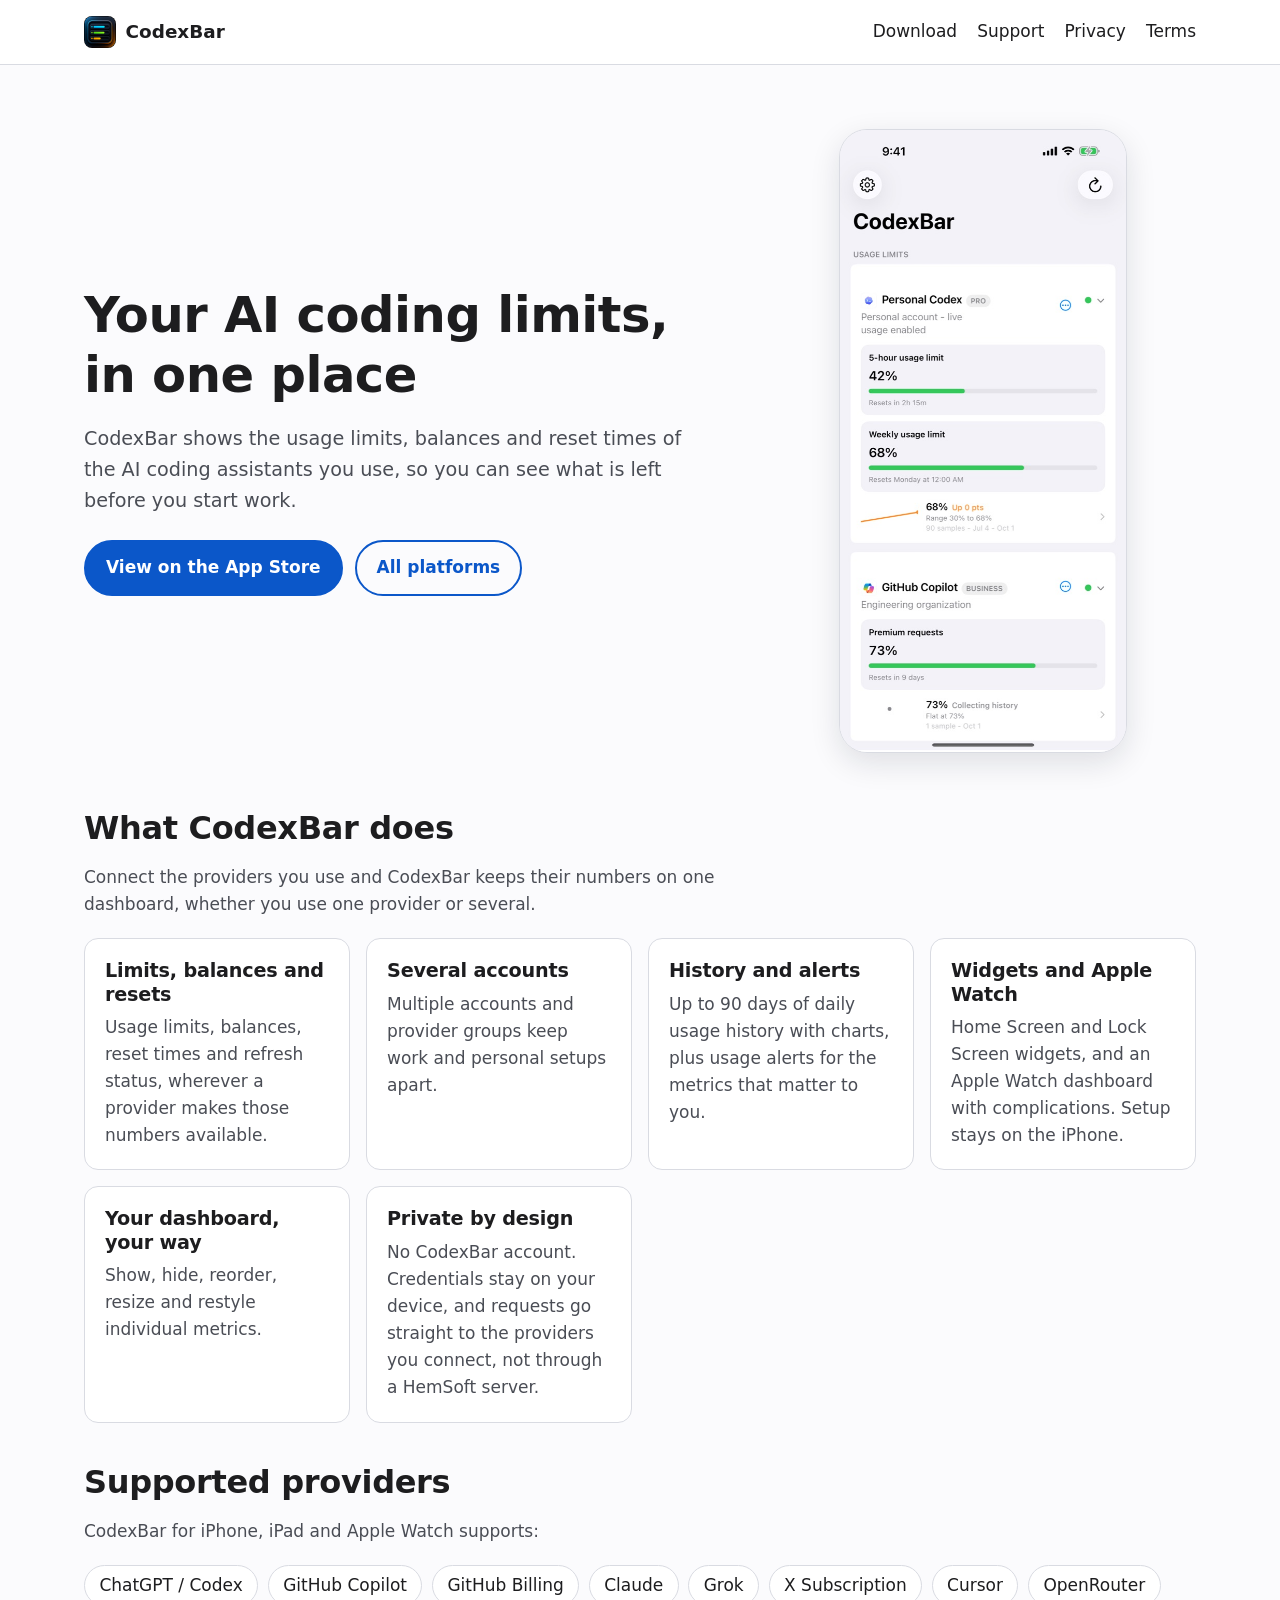
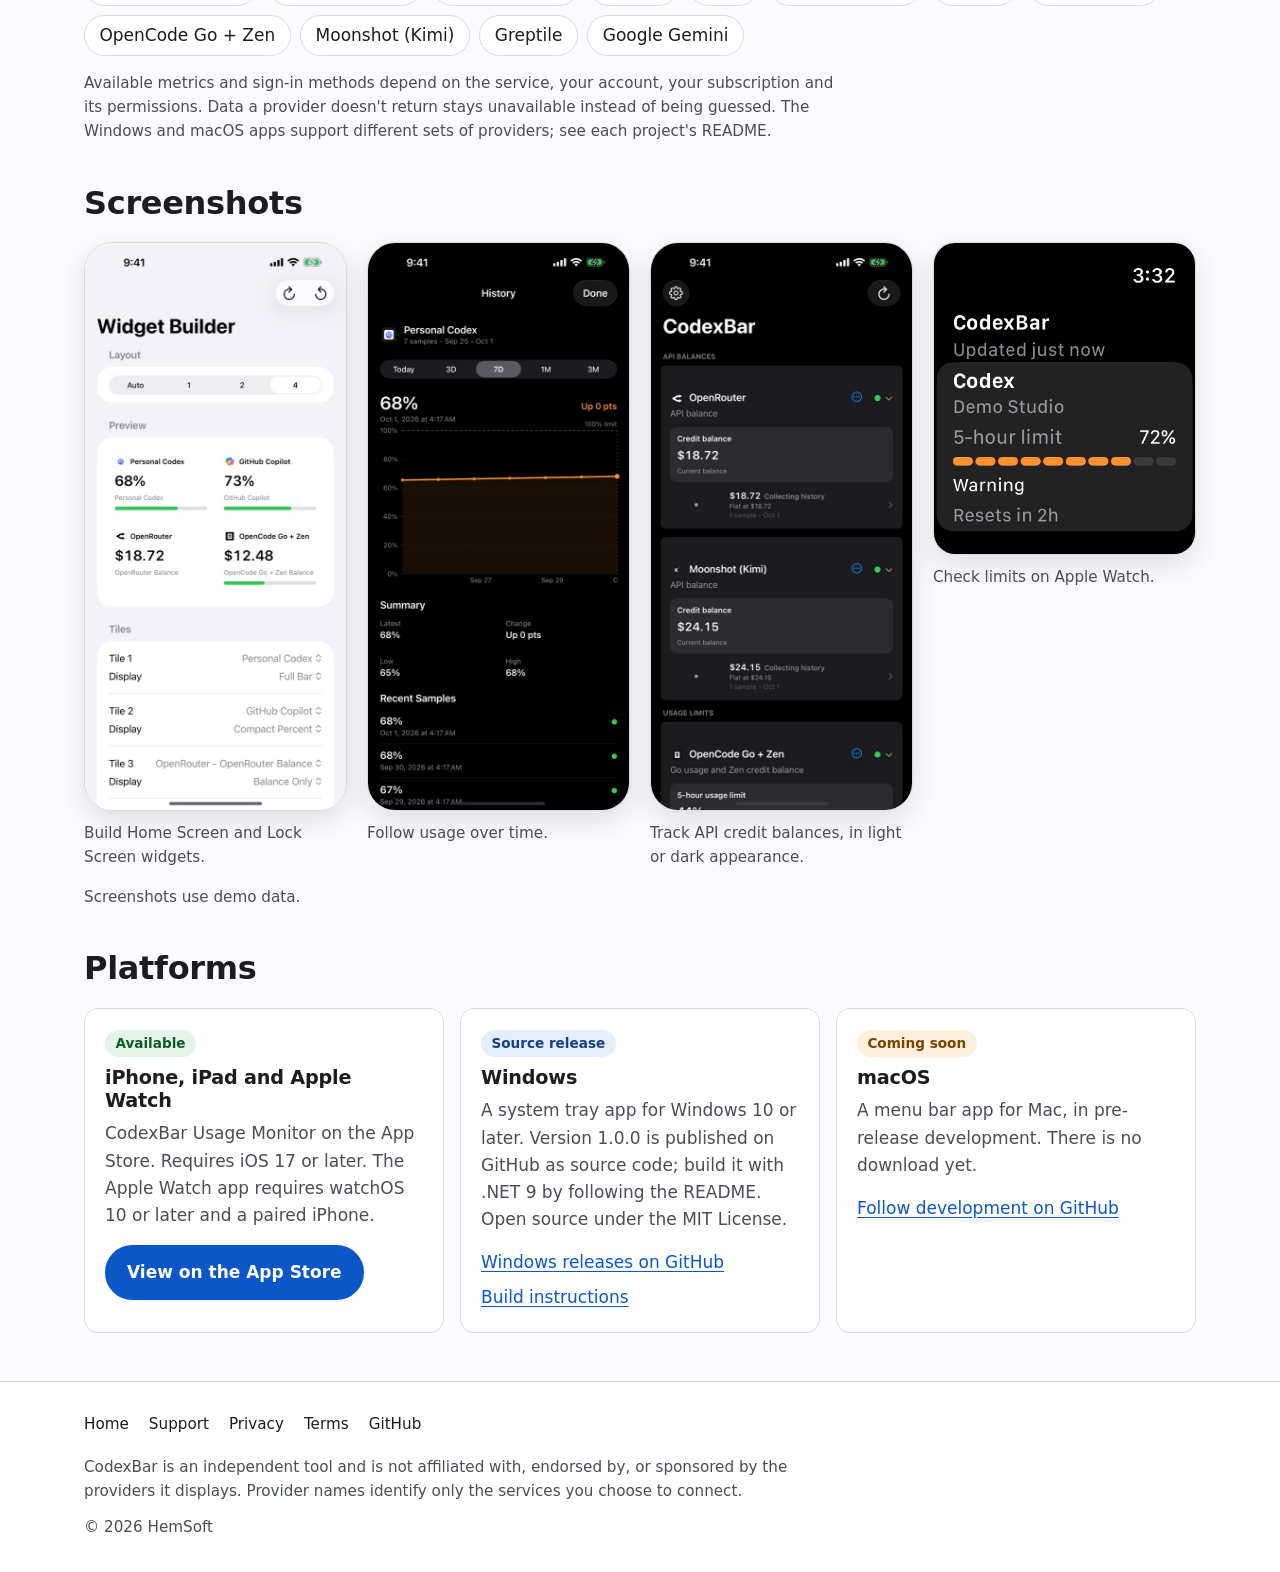
<file: index.html>
<!doctype html>
<html lang="en">
  <head>
    <meta charset="utf-8">
    <meta name="viewport" content="width=device-width, initial-scale=1">
    <title>CodexBar: AI coding usage, limits and balances</title>
    <meta name="description" content="CodexBar tracks usage limits, balances and reset times for AI coding assistants on iPhone, iPad, Apple Watch, Windows and macOS.">
    <meta name="color-scheme" content="light dark">
    <link rel="canonical" href="https://codexbar.net/">
    <link rel="icon" type="image/png" href="assets/icons/favicon-64.png">
    <link rel="apple-touch-icon" href="assets/icons/apple-touch-icon.png">
    <link rel="stylesheet" href="assets/site.css">
  </head>
  <body>
    <a class="skip-link" href="#main">Skip to main content</a>
    <header class="site-header">
      <div class="wrap header-inner">
        <a class="brand" href=""><img src="assets/icons/favicon-64.png" alt="" width="32" height="32"><span>CodexBar</span></a>
        <nav class="site-nav" aria-label="Main">
          <ul>
          <li><a href="#platforms">Download</a></li>
          <li><a href="support/">Support</a></li>
          <li><a href="privacy/">Privacy</a></li>
          <li><a href="terms/">Terms</a></li>
          </ul>
        </nav>
      </div>
    </header>
    <main id="main">
      <div class="wrap hero">
        <div>
          <h1>Your AI coding limits, in one place</h1>
          <p class="lead">CodexBar shows the usage limits, balances and reset times of the AI coding assistants you use, so you can see what is left before you start work.</p>
          <div class="actions">
            <a class="button" href="https://apps.apple.com/app/id6787769891">View on the App Store</a>
            <a class="button secondary" href="#platforms">All platforms</a>
          </div>
        </div>
        <div class="hero-shot">
          <picture>
            <source srcset="assets/screenshots/dashboard-dark.jpg" media="(prefers-color-scheme: dark)">
            <img class="device" src="assets/screenshots/dashboard-light.jpg" width="552" height="1200" alt="CodexBar dashboard on iPhone with provider cards showing usage limits as progress bars, credit balances and reset times.">
          </picture>
        </div>
      </div>

      <section class="wrap" aria-labelledby="features-title">
        <h2 id="features-title">What CodexBar does</h2>
        <p class="section-intro">Connect the providers you use and CodexBar keeps their numbers on one dashboard, whether you use one provider or several.</p>
        <ul class="cards">
          <li class="card">
            <h3>Limits, balances and resets</h3>
            <p>Usage limits, balances, reset times and refresh status, wherever a provider makes those numbers available.</p>
          </li>
          <li class="card">
            <h3>Several accounts</h3>
            <p>Multiple accounts and provider groups keep work and personal setups apart.</p>
          </li>
          <li class="card">
            <h3>History and alerts</h3>
            <p>Up to 90 days of daily usage history with charts, plus usage alerts for the metrics that matter to you.</p>
          </li>
          <li class="card">
            <h3>Widgets and Apple Watch</h3>
            <p>Home Screen and Lock Screen widgets, and an Apple Watch dashboard with complications. Setup stays on the iPhone.</p>
          </li>
          <li class="card">
            <h3>Your dashboard, your way</h3>
            <p>Show, hide, reorder, resize and restyle individual metrics.</p>
          </li>
          <li class="card">
            <h3>Private by design</h3>
            <p>No CodexBar account. Credentials stay on your device, and requests go straight to the providers you connect, not through a HemSoft server.</p>
          </li>
        </ul>
      </section>

      <section class="wrap" aria-labelledby="providers-title">
        <h2 id="providers-title">Supported providers</h2>
        <p class="section-intro">CodexBar for iPhone, iPad and Apple Watch supports:</p>
        <ul class="providers">
          <li>ChatGPT / Codex</li>
          <li>GitHub Copilot</li>
          <li>GitHub Billing</li>
          <li>Claude</li>
          <li>Grok</li>
          <li>X Subscription</li>
          <li>Cursor</li>
          <li>OpenRouter</li>
          <li>OpenCode Go + Zen</li>
          <li>Moonshot (Kimi)</li>
          <li>Greptile</li>
          <li>Google Gemini</li>
        </ul>
        <p class="note">Available metrics and sign-in methods depend on the service, your account, your subscription and its permissions. Data a provider doesn't return stays unavailable instead of being guessed. The Windows and macOS apps support different sets of providers; see each project's README.</p>
      </section>

      <section class="wrap" aria-labelledby="screens-title">
        <h2 id="screens-title">Screenshots</h2>
        <ul class="gallery">
          <li>
            <figure>
              <img class="device" src="assets/screenshots/widget-builder.jpg" width="552" height="1200" loading="lazy" alt="Widget Builder screen with a four-tile widget preview: Personal Codex at 68 percent, GitHub Copilot at 73 percent, an OpenRouter balance of $18.72 and an OpenCode Go + Zen balance of $12.48.">
              <figcaption>Build Home Screen and Lock Screen widgets.</figcaption>
            </figure>
          </li>
          <li>
            <figure>
              <img class="device" src="assets/screenshots/history-dark.jpg" width="552" height="1200" loading="lazy" alt="History screen in dark mode for Personal Codex, showing a seven-day line chart rising from 65 to 68 percent, with a summary of latest, change, low and high values.">
              <figcaption>Follow usage over time.</figcaption>
            </figure>
          </li>
          <li>
            <figure>
              <img class="device" src="assets/screenshots/dashboard-dark.jpg" width="552" height="1200" loading="lazy" alt="CodexBar dashboard in dark mode listing API balances: OpenRouter with a $18.72 credit balance and Moonshot (Kimi) with $24.15, followed by an OpenCode Go + Zen usage limit card.">
              <figcaption>Track API credit balances, in light or dark appearance.</figcaption>
            </figure>
          </li>
          <li>
            <figure>
              <img class="device watch" src="assets/screenshots/watch-overview.png" width="416" height="496" loading="lazy" alt="Apple Watch screen showing CodexBar updated just now, with a Codex 5-hour limit at 72 percent, a Warning status and a reset in 2 hours.">
              <figcaption>Check limits on Apple Watch.</figcaption>
            </figure>
          </li>
        </ul>
        <p class="note">Screenshots use demo data.</p>
      </section>

      <section class="wrap" id="platforms" aria-labelledby="platforms-title">
        <h2 id="platforms-title">Platforms</h2>
        <ul class="cards">
          <li class="card">
            <p class="status-line"><span class="badge ok">Available</span></p>
            <h3>iPhone, iPad and Apple Watch</h3>
            <p>CodexBar Usage Monitor on the App Store. Requires iOS 17 or later. The Apple Watch app requires watchOS 10 or later and a paired iPhone.</p>
            <div class="card-links">
              <a class="button" href="https://apps.apple.com/app/id6787769891">View on the App Store</a>
            </div>
          </li>
          <li class="card">
            <p class="status-line"><span class="badge info">Source release</span></p>
            <h3>Windows</h3>
            <p>A system tray app for Windows 10 or later. Version 1.0.0 is published on GitHub as source code; build it with .NET 9 by following the README. Open source under the MIT License.</p>
            <div class="card-links">
              <a href="https://github.com/hemsoft-dev/codexbar/releases">Windows releases on GitHub</a>
              <a href="https://github.com/hemsoft-dev/codexbar#readme">Build instructions</a>
            </div>
          </li>
          <li class="card">
            <p class="status-line"><span class="badge soon">Coming soon</span></p>
            <h3>macOS</h3>
            <p>A menu bar app for Mac, in pre-release development. There is no download yet.</p>
            <div class="card-links">
              <a href="https://github.com/hemsoft-dev/codexbar-mac">Follow development on GitHub</a>
            </div>
          </li>
        </ul>
      </section>
    </main>
    <footer class="site-footer">
      <div class="wrap">
        <nav class="footer-nav" aria-label="Footer">
          <ul>
          <li><a href="">Home</a></li>
          <li><a href="support/">Support</a></li>
          <li><a href="privacy/">Privacy</a></li>
          <li><a href="terms/">Terms</a></li>
          <li><a href="https://github.com/hemsoft-dev">GitHub</a></li>
          </ul>
        </nav>
        <p>CodexBar is an independent tool and is not affiliated with, endorsed by, or sponsored by the providers it displays. Provider names identify only the services you choose to connect.</p>
        <p>&copy; 2026 HemSoft</p>
      </div>
    </footer>
  </body>
</html>
</file>
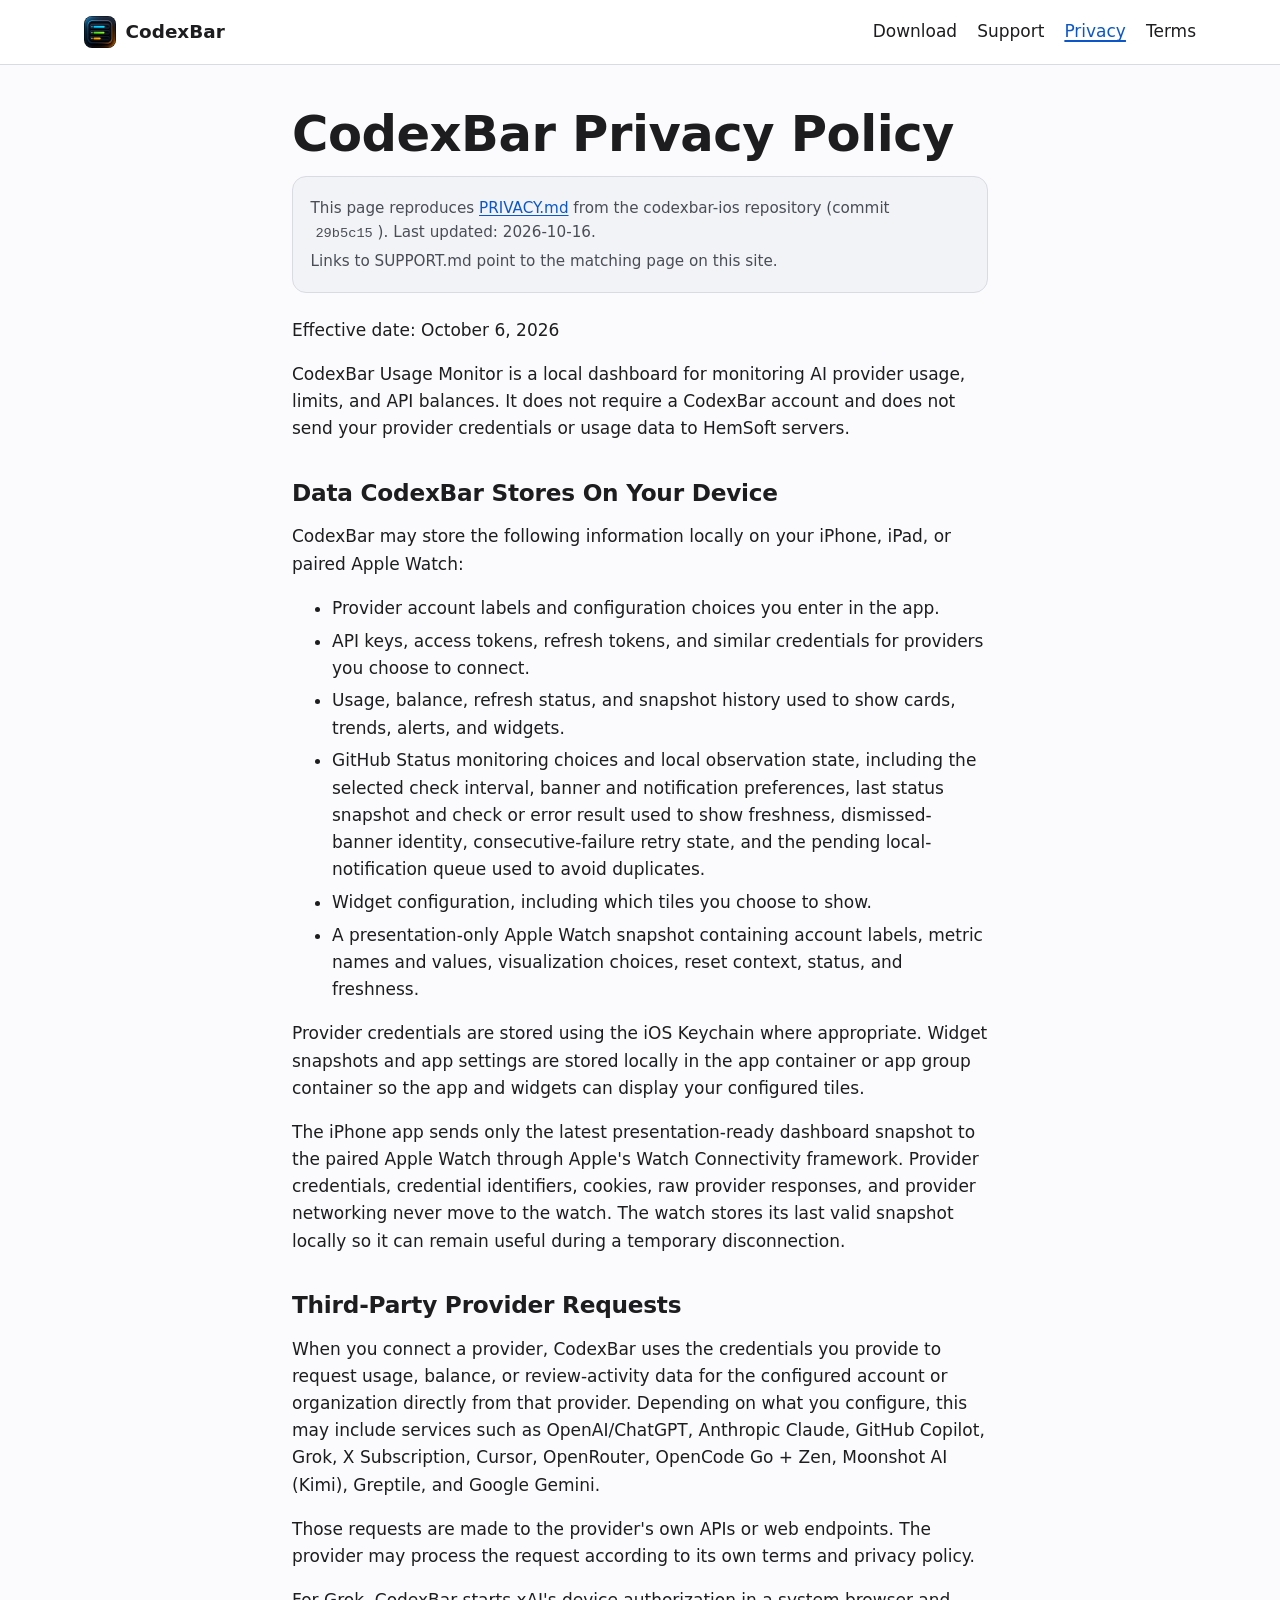
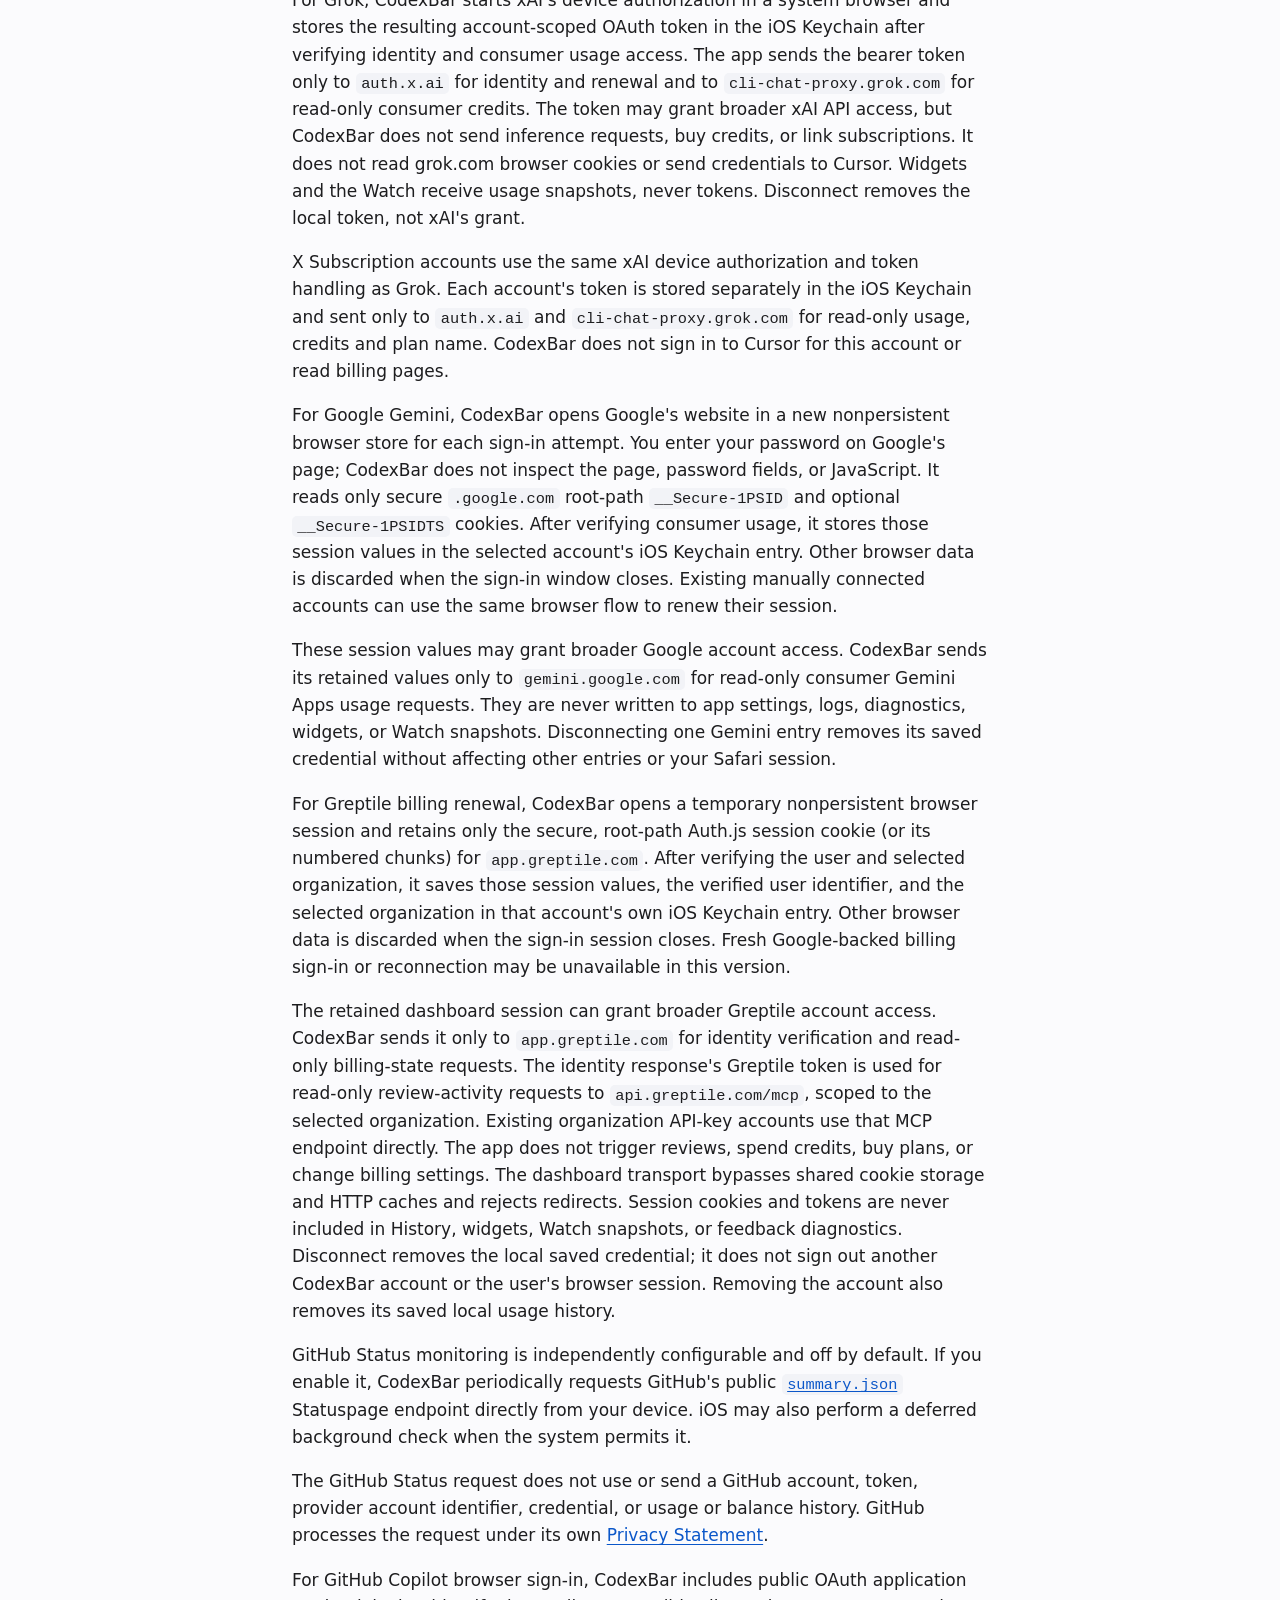
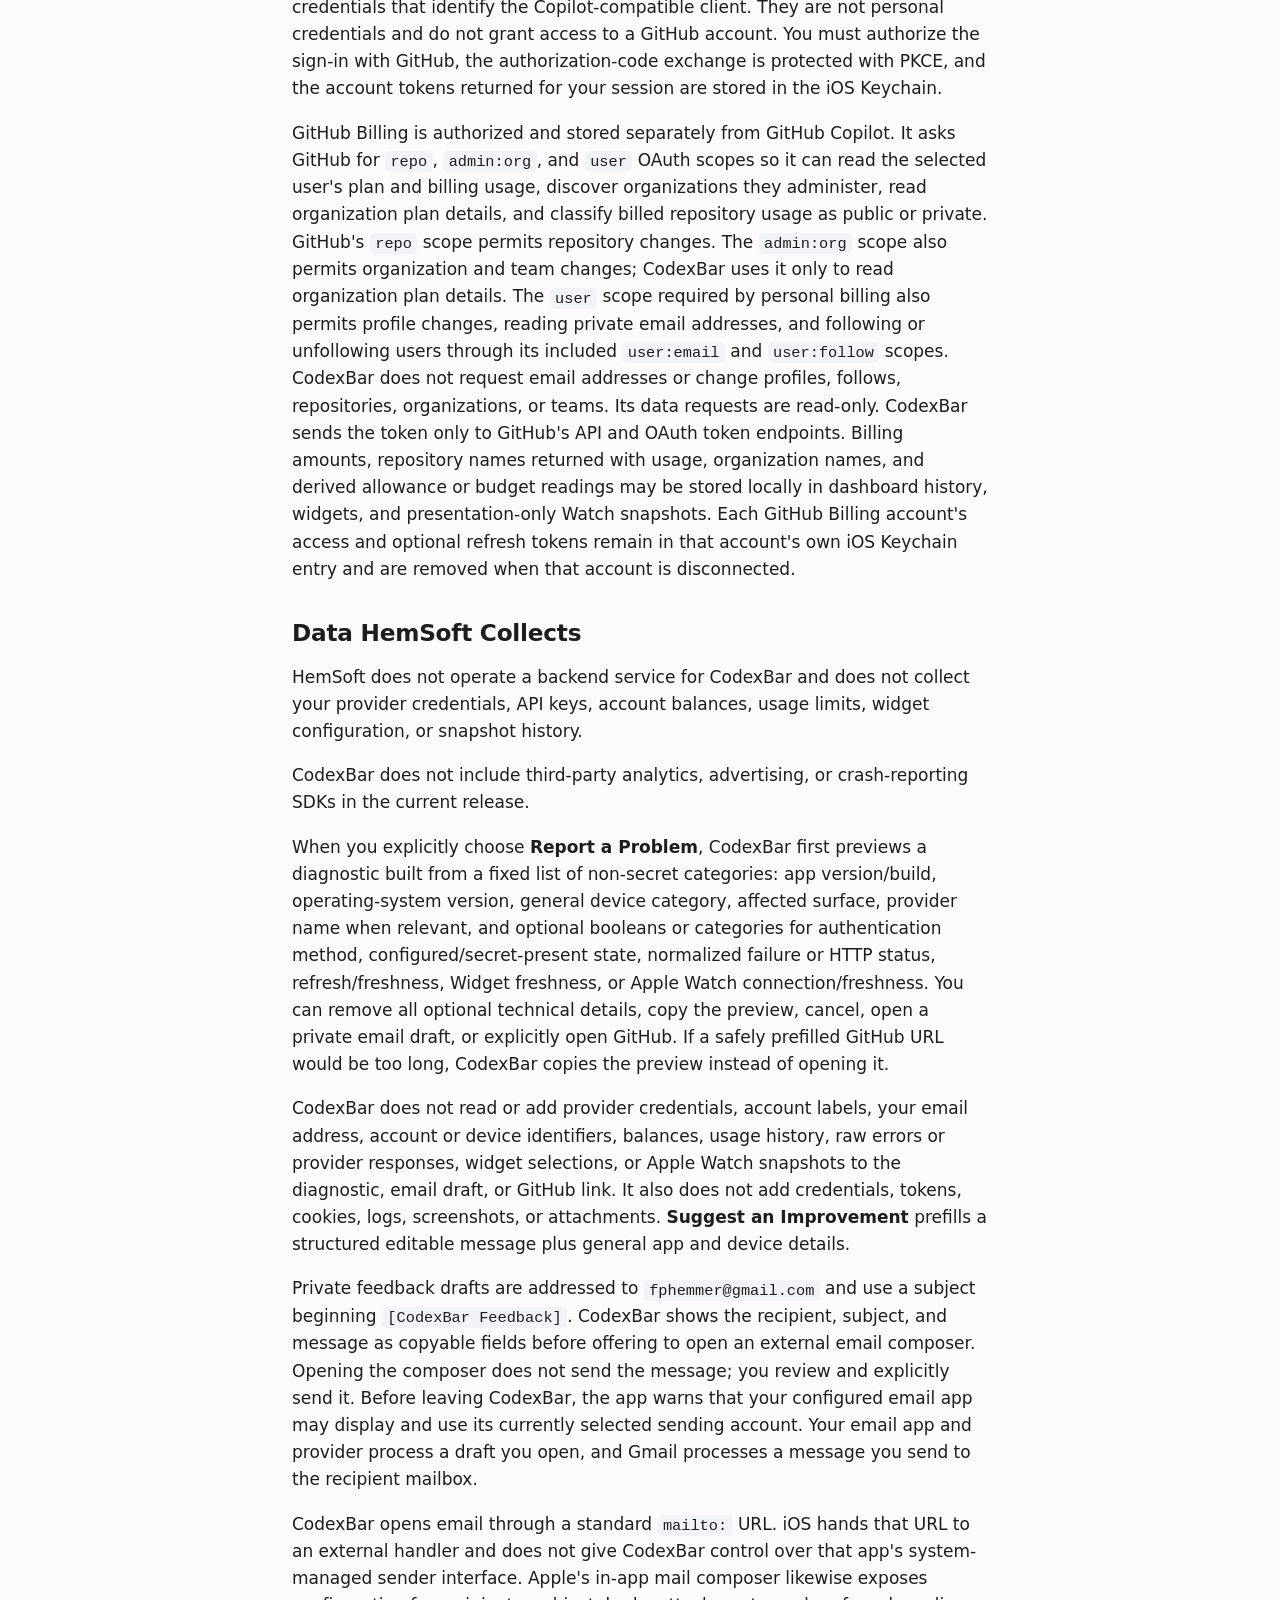
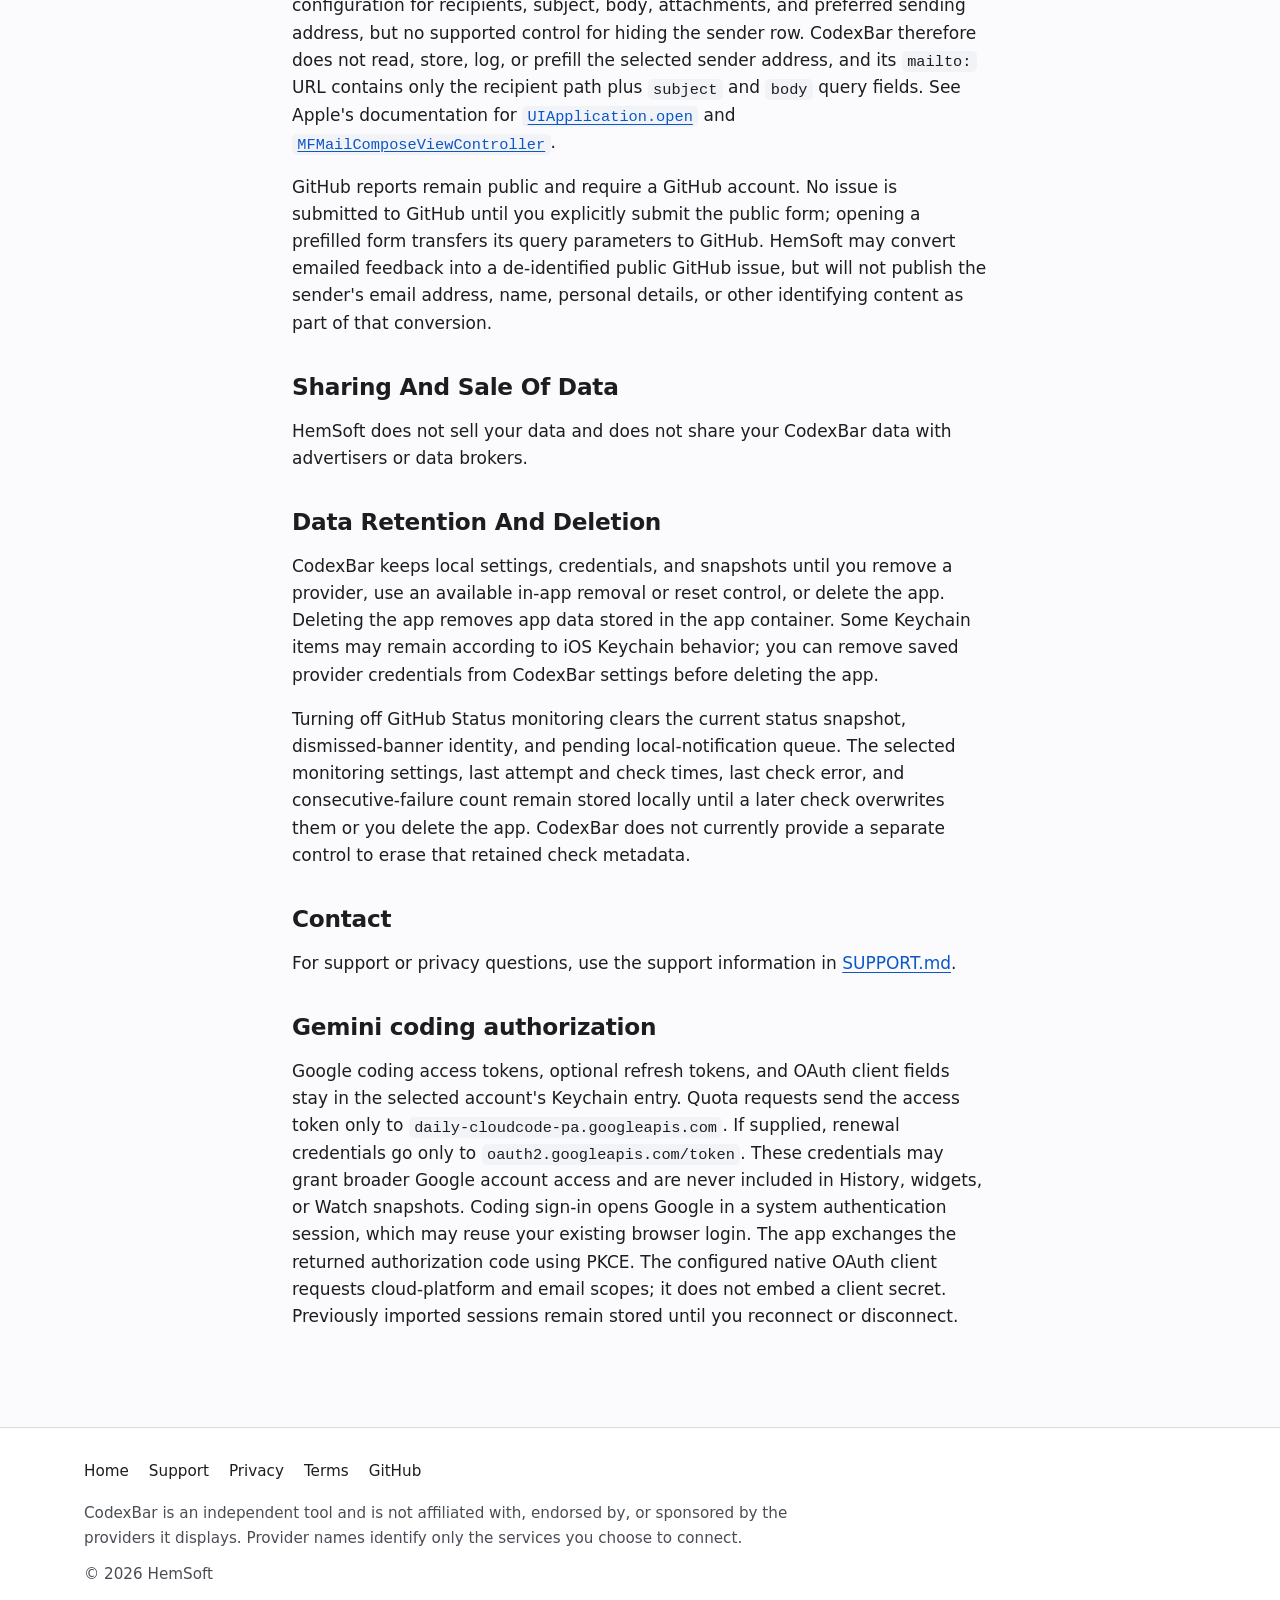
<file: privacy/index.html>
<!doctype html>
<html lang="en">
  <head>
    <meta charset="utf-8">
    <meta name="viewport" content="width=device-width, initial-scale=1">
    <title>Privacy Policy · CodexBar</title>
    <meta name="description" content="The CodexBar privacy policy: what the app stores on your device and what HemSoft collects.">
    <meta name="color-scheme" content="light dark">
    <link rel="canonical" href="https://codexbar.net/privacy/">
    <link rel="icon" type="image/png" href="../assets/icons/favicon-64.png">
    <link rel="apple-touch-icon" href="../assets/icons/apple-touch-icon.png">
    <link rel="stylesheet" href="../assets/site.css">
  </head>
  <body>
    <a class="skip-link" href="#main">Skip to main content</a>
    <header class="site-header">
      <div class="wrap header-inner">
        <a class="brand" href="../"><img src="../assets/icons/favicon-64.png" alt="" width="32" height="32"><span>CodexBar</span></a>
        <nav class="site-nav" aria-label="Main">
          <ul>
          <li><a href="../#platforms">Download</a></li>
          <li><a href="../support/">Support</a></li>
          <li><a href="../privacy/" aria-current="page">Privacy</a></li>
          <li><a href="../terms/">Terms</a></li>
          </ul>
        </nav>
      </div>
    </header>
    <main id="main">
      <article class="wrap prose">
        <h1>CodexBar Privacy Policy</h1>
        <!-- BEGIN SYNC PRIVACY.md -->
        <div class="source-note">
          <p>This page reproduces <a href="https://github.com/hemsoft-dev/codexbar-ios/blob/29b5c15679d4bf49683cbcd287cd20369cc98cf8/PRIVACY.md">PRIVACY.md</a> from the codexbar-ios repository (commit <code>29b5c15</code>). Last updated: 2026-10-16.</p>
          <p>Links to SUPPORT.md point to the matching page on this site.</p>
        </div>
        <p>Effective date: October 6, 2026</p>
        <p>CodexBar Usage Monitor is a local dashboard for monitoring AI provider usage, limits, and API balances. It does not require a CodexBar account and does not send your provider credentials or usage data to HemSoft servers.</p>
        <h2 id="data-codexbar-stores-on-your-device">Data CodexBar Stores On Your Device</h2>
        <p>CodexBar may store the following information locally on your iPhone, iPad, or paired Apple Watch:</p>
        <ul>
          <li>Provider account labels and configuration choices you enter in the app.</li>
          <li>API keys, access tokens, refresh tokens, and similar credentials for providers you choose to connect.</li>
          <li>Usage, balance, refresh status, and snapshot history used to show cards, trends, alerts, and widgets.</li>
          <li>GitHub Status monitoring choices and local observation state, including the selected check interval, banner and notification preferences, last status snapshot and check or error result used to show freshness, dismissed-banner identity, consecutive-failure retry state, and the pending local-notification queue used to avoid duplicates.</li>
          <li>Widget configuration, including which tiles you choose to show.</li>
          <li>A presentation-only Apple Watch snapshot containing account labels, metric names and values, visualization choices, reset context, status, and freshness.</li>
        </ul>
        <p>Provider credentials are stored using the iOS Keychain where appropriate. Widget snapshots and app settings are stored locally in the app container or app group container so the app and widgets can display your configured tiles.</p>
        <p>The iPhone app sends only the latest presentation-ready dashboard snapshot to the paired Apple Watch through Apple's Watch Connectivity framework. Provider credentials, credential identifiers, cookies, raw provider responses, and provider networking never move to the watch. The watch stores its last valid snapshot locally so it can remain useful during a temporary disconnection.</p>
        <h2 id="third-party-provider-requests">Third-Party Provider Requests</h2>
        <p>When you connect a provider, CodexBar uses the credentials you provide to request usage, balance, or review-activity data for the configured account or organization directly from that provider. Depending on what you configure, this may include services such as OpenAI/ChatGPT, Anthropic Claude, GitHub Copilot, Grok, X Subscription, Cursor, OpenRouter, OpenCode Go + Zen, Moonshot AI (Kimi), Greptile, and Google Gemini.</p>
        <p>Those requests are made to the provider's own APIs or web endpoints. The provider may process the request according to its own terms and privacy policy.</p>
        <p>For Grok, CodexBar starts xAI's device authorization in a system browser and stores the resulting account-scoped OAuth token in the iOS Keychain after verifying identity and consumer usage access. The app sends the bearer token only to <code>auth.x.ai</code> for identity and renewal and to <code>cli-chat-proxy.grok.com</code> for read-only consumer credits. The token may grant broader xAI API access, but CodexBar does not send inference requests, buy credits, or link subscriptions. It does not read grok.com browser cookies or send credentials to Cursor. Widgets and the Watch receive usage snapshots, never tokens. Disconnect removes the local token, not xAI's grant.</p>
        <p>X Subscription accounts use the same xAI device authorization and token handling as Grok. Each account's token is stored separately in the iOS Keychain and sent only to <code>auth.x.ai</code> and <code>cli-chat-proxy.grok.com</code> for read-only usage, credits and plan name. CodexBar does not sign in to Cursor for this account or read billing pages.</p>
        <p>For Google Gemini, CodexBar opens Google's website in a new nonpersistent browser store for each sign-in attempt. You enter your password on Google's page; CodexBar does not inspect the page, password fields, or JavaScript. It reads only secure <code>.google.com</code> root-path <code>__Secure-1PSID</code> and optional <code>__Secure-1PSIDTS</code> cookies. After verifying consumer usage, it stores those session values in the selected account's iOS Keychain entry. Other browser data is discarded when the sign-in window closes. Existing manually connected accounts can use the same browser flow to renew their session.</p>
        <p>These session values may grant broader Google account access. CodexBar sends its retained values only to <code>gemini.google.com</code> for read-only consumer Gemini Apps usage requests. They are never written to app settings, logs, diagnostics, widgets, or Watch snapshots. Disconnecting one Gemini entry removes its saved credential without affecting other entries or your Safari session.</p>
        <p>For Greptile billing renewal, CodexBar opens a temporary nonpersistent browser session and retains only the secure, root-path Auth.js session cookie (or its numbered chunks) for <code>app.greptile.com</code>. After verifying the user and selected organization, it saves those session values, the verified user identifier, and the selected organization in that account's own iOS Keychain entry. Other browser data is discarded when the sign-in session closes. Fresh Google-backed billing sign-in or reconnection may be unavailable in this version.</p>
        <p>The retained dashboard session can grant broader Greptile account access. CodexBar sends it only to <code>app.greptile.com</code> for identity verification and read-only billing-state requests. The identity response's Greptile token is used for read-only review-activity requests to <code>api.greptile.com/mcp</code>, scoped to the selected organization. Existing organization API-key accounts use that MCP endpoint directly. The app does not trigger reviews, spend credits, buy plans, or change billing settings. The dashboard transport bypasses shared cookie storage and HTTP caches and rejects redirects. Session cookies and tokens are never included in History, widgets, Watch snapshots, or feedback diagnostics. Disconnect removes the local saved credential; it does not sign out another CodexBar account or the user's browser session. Removing the account also removes its saved local usage history.</p>
        <p>GitHub Status monitoring is independently configurable and off by default. If you enable it, CodexBar periodically requests GitHub's public <a href="https://www.githubstatus.com/api/v2/summary.json"><code>summary.json</code></a> Statuspage endpoint directly from your device. iOS may also perform a deferred background check when the system permits it.</p>
        <p>The GitHub Status request does not use or send a GitHub account, token, provider account identifier, credential, or usage or balance history. GitHub processes the request under its own <a href="https://docs.github.com/en/site-policy/privacy-policies/github-general-privacy-statement">Privacy Statement</a>.</p>
        <p>For GitHub Copilot browser sign-in, CodexBar includes public OAuth application credentials that identify the Copilot-compatible client. They are not personal credentials and do not grant access to a GitHub account. You must authorize the sign-in with GitHub, the authorization-code exchange is protected with PKCE, and the account tokens returned for your session are stored in the iOS Keychain.</p>
        <p>GitHub Billing is authorized and stored separately from GitHub Copilot. It asks GitHub for <code>repo</code>, <code>admin:org</code>, and <code>user</code> OAuth scopes so it can read the selected user's plan and billing usage, discover organizations they administer, read organization plan details, and classify billed repository usage as public or private. GitHub's <code>repo</code> scope permits repository changes. The <code>admin:org</code> scope also permits organization and team changes; CodexBar uses it only to read organization plan details. The <code>user</code> scope required by personal billing also permits profile changes, reading private email addresses, and following or unfollowing users through its included <code>user:email</code> and <code>user:follow</code> scopes. CodexBar does not request email addresses or change profiles, follows, repositories, organizations, or teams. Its data requests are read-only. CodexBar sends the token only to GitHub's API and OAuth token endpoints. Billing amounts, repository names returned with usage, organization names, and derived allowance or budget readings may be stored locally in dashboard history, widgets, and presentation-only Watch snapshots. Each GitHub Billing account's access and optional refresh tokens remain in that account's own iOS Keychain entry and are removed when that account is disconnected.</p>
        <h2 id="data-hemsoft-collects">Data HemSoft Collects</h2>
        <p>HemSoft does not operate a backend service for CodexBar and does not collect your provider credentials, API keys, account balances, usage limits, widget configuration, or snapshot history.</p>
        <p>CodexBar does not include third-party analytics, advertising, or crash-reporting SDKs in the current release.</p>
        <p>When you explicitly choose <strong>Report a Problem</strong>, CodexBar first previews a diagnostic built from a fixed list of non-secret categories: app version/build, operating-system version, general device category, affected surface, provider name when relevant, and optional booleans or categories for authentication method, configured/secret-present state, normalized failure or HTTP status, refresh/freshness, Widget freshness, or Apple Watch connection/freshness. You can remove all optional technical details, copy the preview, cancel, open a private email draft, or explicitly open GitHub. If a safely prefilled GitHub URL would be too long, CodexBar copies the preview instead of opening it.</p>
        <p>CodexBar does not read or add provider credentials, account labels, your email address, account or device identifiers, balances, usage history, raw errors or provider responses, widget selections, or Apple Watch snapshots to the diagnostic, email draft, or GitHub link. It also does not add credentials, tokens, cookies, logs, screenshots, or attachments. <strong>Suggest an Improvement</strong> prefills a structured editable message plus general app and device details.</p>
        <p>Private feedback drafts are addressed to <code>fphemmer@gmail.com</code> and use a subject beginning <code>[CodexBar Feedback]</code>. CodexBar shows the recipient, subject, and message as copyable fields before offering to open an external email composer. Opening the composer does not send the message; you review and explicitly send it. Before leaving CodexBar, the app warns that your configured email app may display and use its currently selected sending account. Your email app and provider process a draft you open, and Gmail processes a message you send to the recipient mailbox.</p>
        <p>CodexBar opens email through a standard <code>mailto:</code> URL. iOS hands that URL to an external handler and does not give CodexBar control over that app's system-managed sender interface. Apple's in-app mail composer likewise exposes configuration for recipients, subject, body, attachments, and preferred sending address, but no supported control for hiding the sender row. CodexBar therefore does not read, store, log, or prefill the selected sender address, and its <code>mailto:</code> URL contains only the recipient path plus <code>subject</code> and <code>body</code> query fields. See Apple's documentation for <a href="https://developer.apple.com/documentation/uikit/uiapplication/open(_:options:completionhandler:)"><code>UIApplication.open</code></a> and <a href="https://developer.apple.com/documentation/messageui/mfmailcomposeviewcontroller"><code>MFMailComposeViewController</code></a>.</p>
        <p>GitHub reports remain public and require a GitHub account. No issue is submitted to GitHub until you explicitly submit the public form; opening a prefilled form transfers its query parameters to GitHub. HemSoft may convert emailed feedback into a de-identified public GitHub issue, but will not publish the sender's email address, name, personal details, or other identifying content as part of that conversion.</p>
        <h2 id="sharing-and-sale-of-data">Sharing And Sale Of Data</h2>
        <p>HemSoft does not sell your data and does not share your CodexBar data with advertisers or data brokers.</p>
        <h2 id="data-retention-and-deletion">Data Retention And Deletion</h2>
        <p>CodexBar keeps local settings, credentials, and snapshots until you remove a provider, use an available in-app removal or reset control, or delete the app. Deleting the app removes app data stored in the app container. Some Keychain items may remain according to iOS Keychain behavior; you can remove saved provider credentials from CodexBar settings before deleting the app.</p>
        <p>Turning off GitHub Status monitoring clears the current status snapshot, dismissed-banner identity, and pending local-notification queue. The selected monitoring settings, last attempt and check times, last check error, and consecutive-failure count remain stored locally until a later check overwrites them or you delete the app. CodexBar does not currently provide a separate control to erase that retained check metadata.</p>
        <h2 id="contact">Contact</h2>
        <p>For support or privacy questions, use the support information in <a href="../support/">SUPPORT.md</a>.</p>
        <h2 id="gemini-coding-authorization">Gemini coding authorization</h2>
        <p>Google coding access tokens, optional refresh tokens, and OAuth client fields stay in the selected account's Keychain entry. Quota requests send the access token only to <code>daily-cloudcode-pa.googleapis.com</code>. If supplied, renewal credentials go only to <code>oauth2.googleapis.com/token</code>. These credentials may grant broader Google account access and are never included in History, widgets, or Watch snapshots. Coding sign-in opens Google in a system authentication session, which may reuse your existing browser login. The app exchanges the returned authorization code using PKCE. The configured native OAuth client requests cloud-platform and email scopes; it does not embed a client secret. Previously imported sessions remain stored until you reconnect or disconnect.</p>        <!-- END SYNC PRIVACY.md -->
      </article>
    </main>
    <footer class="site-footer">
      <div class="wrap">
        <nav class="footer-nav" aria-label="Footer">
          <ul>
          <li><a href="../">Home</a></li>
          <li><a href="../support/">Support</a></li>
          <li><a href="../privacy/">Privacy</a></li>
          <li><a href="../terms/">Terms</a></li>
          <li><a href="https://github.com/hemsoft-dev">GitHub</a></li>
          </ul>
        </nav>
        <p>CodexBar is an independent tool and is not affiliated with, endorsed by, or sponsored by the providers it displays. Provider names identify only the services you choose to connect.</p>
        <p>&copy; 2026 HemSoft</p>
      </div>
    </footer>
  </body>
</html>
</file>
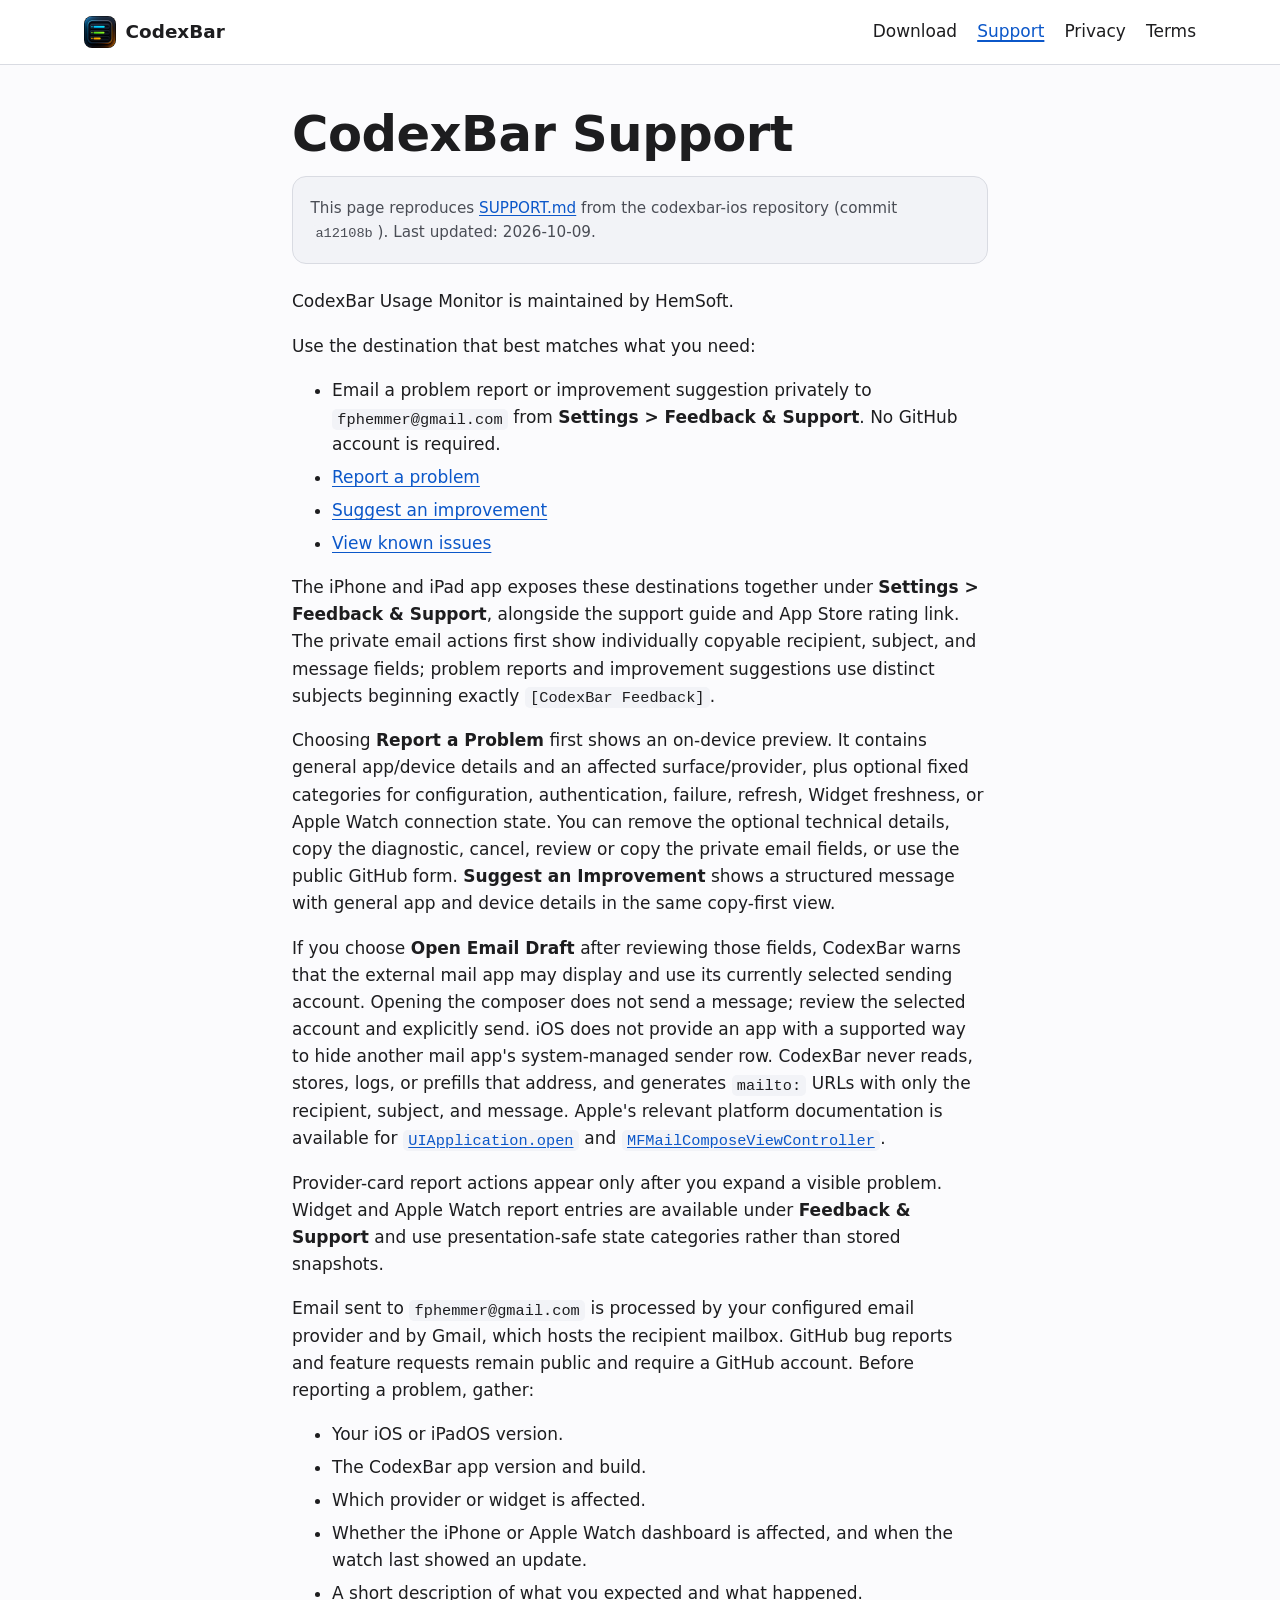
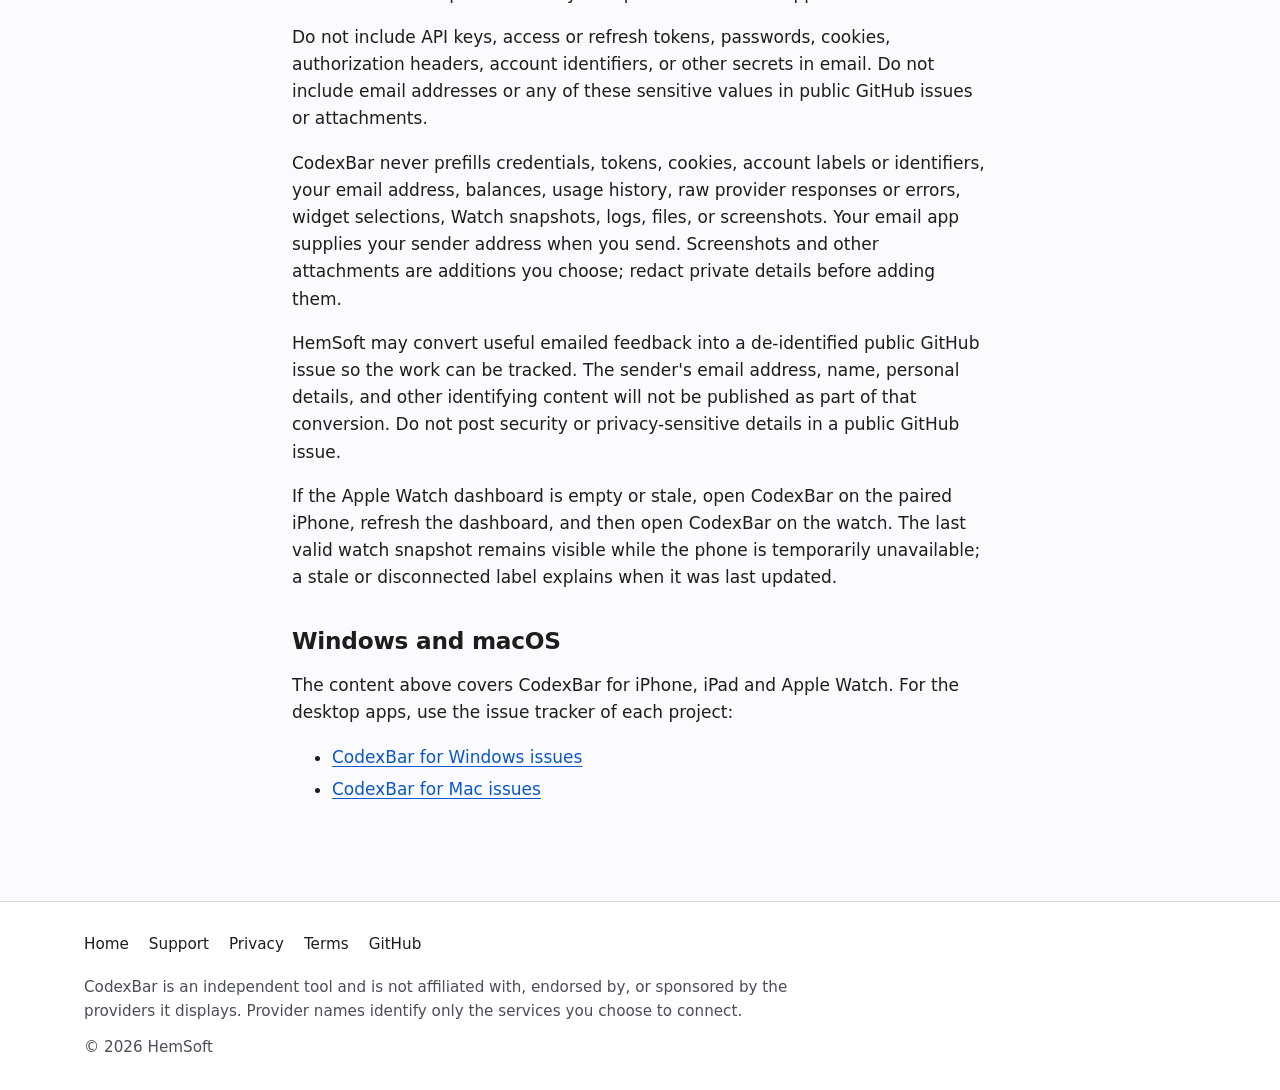
<file: support/index.html>
<!doctype html>
<html lang="en">
  <head>
    <meta charset="utf-8">
    <meta name="viewport" content="width=device-width, initial-scale=1">
    <title>Support · CodexBar</title>
    <meta name="description" content="How to get help with CodexBar, report a problem or suggest an improvement.">
    <meta name="color-scheme" content="light dark">
    <link rel="canonical" href="https://codexbar.net/support/">
    <link rel="icon" type="image/png" href="../assets/icons/favicon-64.png">
    <link rel="apple-touch-icon" href="../assets/icons/apple-touch-icon.png">
    <link rel="stylesheet" href="../assets/site.css">
  </head>
  <body>
    <a class="skip-link" href="#main">Skip to main content</a>
    <header class="site-header">
      <div class="wrap header-inner">
        <a class="brand" href="../"><img src="../assets/icons/favicon-64.png" alt="" width="32" height="32"><span>CodexBar</span></a>
        <nav class="site-nav" aria-label="Main">
          <ul>
          <li><a href="../#platforms">Download</a></li>
          <li><a href="../support/" aria-current="page">Support</a></li>
          <li><a href="../privacy/">Privacy</a></li>
          <li><a href="../terms/">Terms</a></li>
          </ul>
        </nav>
      </div>
    </header>
    <main id="main">
      <article class="wrap prose">
        <h1>CodexBar Support</h1>
        <!-- BEGIN SYNC SUPPORT.md -->
        <div class="source-note">
          <p>This page reproduces <a href="https://github.com/hemsoft-dev/codexbar-ios/blob/a12108b446cdb82e8d8649528ee2ef1acb347810/SUPPORT.md">SUPPORT.md</a> from the codexbar-ios repository (commit <code>a12108b</code>). Last updated: 2026-10-09.</p>
        </div>
        <p>CodexBar Usage Monitor is maintained by HemSoft.</p>
        <p>Use the destination that best matches what you need:</p>
        <ul>
          <li>Email a problem report or improvement suggestion privately to <code>fphemmer@gmail.com</code> from <strong>Settings &gt; Feedback &amp; Support</strong>. No GitHub account is required.</li>
          <li><a href="https://github.com/hemsoft-dev/codexbar-ios/issues/new?template=bug_report.yml">Report a problem</a></li>
          <li><a href="https://github.com/hemsoft-dev/codexbar-ios/issues/new?template=feature_request.yml">Suggest an improvement</a></li>
          <li><a href="https://github.com/hemsoft-dev/codexbar-ios/issues?q=is%3Aissue%20is%3Aopen">View known issues</a></li>
        </ul>
        <p>The iPhone and iPad app exposes these destinations together under <strong>Settings &gt; Feedback &amp; Support</strong>, alongside the support guide and App Store rating link. The private email actions first show individually copyable recipient, subject, and message fields; problem reports and improvement suggestions use distinct subjects beginning exactly <code>[CodexBar Feedback]</code>.</p>
        <p>Choosing <strong>Report a Problem</strong> first shows an on-device preview. It contains general app/device details and an affected surface/provider, plus optional fixed categories for configuration, authentication, failure, refresh, Widget freshness, or Apple Watch connection state. You can remove the optional technical details, copy the diagnostic, cancel, review or copy the private email fields, or use the public GitHub form. <strong>Suggest an Improvement</strong> shows a structured message with general app and device details in the same copy-first view.</p>
        <p>If you choose <strong>Open Email Draft</strong> after reviewing those fields, CodexBar warns that the external mail app may display and use its currently selected sending account. Opening the composer does not send a message; review the selected account and explicitly send. iOS does not provide an app with a supported way to hide another mail app's system-managed sender row. CodexBar never reads, stores, logs, or prefills that address, and generates <code>mailto:</code> URLs with only the recipient, subject, and message. Apple's relevant platform documentation is available for <a href="https://developer.apple.com/documentation/uikit/uiapplication/open(_:options:completionhandler:)"><code>UIApplication.open</code></a> and <a href="https://developer.apple.com/documentation/messageui/mfmailcomposeviewcontroller"><code>MFMailComposeViewController</code></a>.</p>
        <p>Provider-card report actions appear only after you expand a visible problem. Widget and Apple Watch report entries are available under <strong>Feedback &amp; Support</strong> and use presentation-safe state categories rather than stored snapshots.</p>
        <p>Email sent to <code>fphemmer@gmail.com</code> is processed by your configured email provider and by Gmail, which hosts the recipient mailbox. GitHub bug reports and feature requests remain public and require a GitHub account. Before reporting a problem, gather:</p>
        <ul>
          <li>Your iOS or iPadOS version.</li>
          <li>The CodexBar app version and build.</li>
          <li>Which provider or widget is affected.</li>
          <li>Whether the iPhone or Apple Watch dashboard is affected, and when the watch last showed an update.</li>
          <li>A short description of what you expected and what happened.</li>
        </ul>
        <p>Do not include API keys, access or refresh tokens, passwords, cookies, authorization headers, account identifiers, or other secrets in email. Do not include email addresses or any of these sensitive values in public GitHub issues or attachments.</p>
        <p>CodexBar never prefills credentials, tokens, cookies, account labels or identifiers, your email address, balances, usage history, raw provider responses or errors, widget selections, Watch snapshots, logs, files, or screenshots. Your email app supplies your sender address when you send. Screenshots and other attachments are additions you choose; redact private details before adding them.</p>
        <p>HemSoft may convert useful emailed feedback into a de-identified public GitHub issue so the work can be tracked. The sender's email address, name, personal details, and other identifying content will not be published as part of that conversion. Do not post security or privacy-sensitive details in a public GitHub issue.</p>
        <p>If the Apple Watch dashboard is empty or stale, open CodexBar on the paired iPhone, refresh the dashboard, and then open CodexBar on the watch. The last valid watch snapshot remains visible while the phone is temporarily unavailable; a stale or disconnected label explains when it was last updated.</p>        <!-- END SYNC SUPPORT.md -->
        <h2 id="windows-and-macos">Windows and macOS</h2>
        <p>The content above covers CodexBar for iPhone, iPad and Apple Watch. For the desktop apps, use the issue tracker of each project:</p>
        <ul>
          <li><a href="https://github.com/hemsoft-dev/codexbar/issues">CodexBar for Windows issues</a></li>
          <li><a href="https://github.com/hemsoft-dev/codexbar-mac/issues">CodexBar for Mac issues</a></li>
        </ul>
      </article>
    </main>
    <footer class="site-footer">
      <div class="wrap">
        <nav class="footer-nav" aria-label="Footer">
          <ul>
          <li><a href="../">Home</a></li>
          <li><a href="../support/">Support</a></li>
          <li><a href="../privacy/">Privacy</a></li>
          <li><a href="../terms/">Terms</a></li>
          <li><a href="https://github.com/hemsoft-dev">GitHub</a></li>
          </ul>
        </nav>
        <p>CodexBar is an independent tool and is not affiliated with, endorsed by, or sponsored by the providers it displays. Provider names identify only the services you choose to connect.</p>
        <p>&copy; 2026 HemSoft</p>
      </div>
    </footer>
  </body>
</html>
</file>
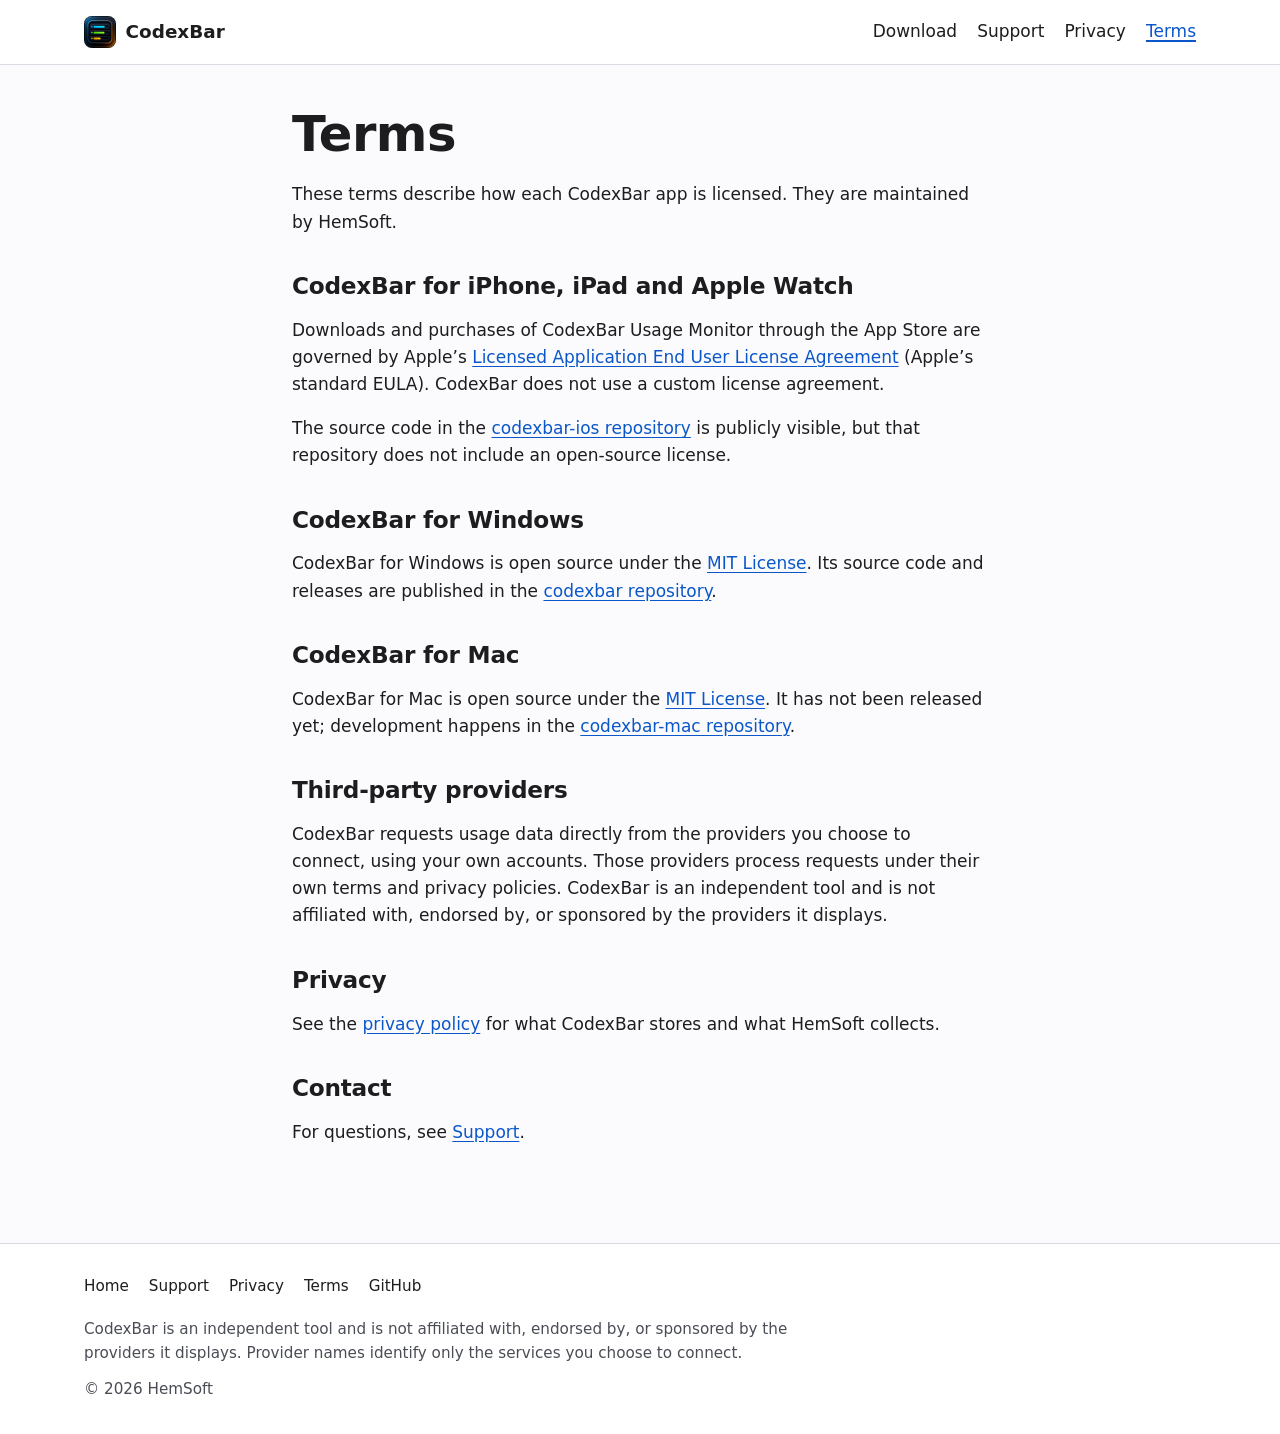
<file: terms/index.html>
<!doctype html>
<html lang="en">
  <head>
    <meta charset="utf-8">
    <meta name="viewport" content="width=device-width, initial-scale=1">
    <title>Terms · CodexBar</title>
    <meta name="description" content="License terms for CodexBar on the App Store, Windows and macOS.">
    <meta name="color-scheme" content="light dark">
    <link rel="canonical" href="https://codexbar.net/terms/">
    <link rel="icon" type="image/png" href="../assets/icons/favicon-64.png">
    <link rel="apple-touch-icon" href="../assets/icons/apple-touch-icon.png">
    <link rel="stylesheet" href="../assets/site.css">
  </head>
  <body>
    <a class="skip-link" href="#main">Skip to main content</a>
    <header class="site-header">
      <div class="wrap header-inner">
        <a class="brand" href="../"><img src="../assets/icons/favicon-64.png" alt="" width="32" height="32"><span>CodexBar</span></a>
        <nav class="site-nav" aria-label="Main">
          <ul>
          <li><a href="../#platforms">Download</a></li>
          <li><a href="../support/">Support</a></li>
          <li><a href="../privacy/">Privacy</a></li>
          <li><a href="../terms/" aria-current="page">Terms</a></li>
          </ul>
        </nav>
      </div>
    </header>
    <main id="main">
      <article class="wrap prose">
        <h1>Terms</h1>
        <p>These terms describe how each CodexBar app is licensed. They are maintained by HemSoft.</p>

        <h2 id="app-store">CodexBar for iPhone, iPad and Apple Watch</h2>
        <p>Downloads and purchases of CodexBar Usage Monitor through the App Store are governed by Apple&rsquo;s <a href="https://www.apple.com/legal/internet-services/itunes/dev/stdeula/">Licensed Application End User License Agreement</a> (Apple&rsquo;s standard EULA). CodexBar does not use a custom license agreement.</p>
        <p>The source code in the <a href="https://github.com/hemsoft-dev/codexbar-ios">codexbar-ios repository</a> is publicly visible, but that repository does not include an open-source license.</p>

        <h2 id="windows">CodexBar for Windows</h2>
        <p>CodexBar for Windows is open source under the <a href="https://github.com/hemsoft-dev/codexbar/blob/main/LICENSE">MIT License</a>. Its source code and releases are published in the <a href="https://github.com/hemsoft-dev/codexbar">codexbar repository</a>.</p>

        <h2 id="macos">CodexBar for Mac</h2>
        <p>CodexBar for Mac is open source under the <a href="https://github.com/hemsoft-dev/codexbar-mac/blob/main/LICENSE">MIT License</a>. It has not been released yet; development happens in the <a href="https://github.com/hemsoft-dev/codexbar-mac">codexbar-mac repository</a>.</p>

        <h2 id="providers">Third-party providers</h2>
        <p>CodexBar requests usage data directly from the providers you choose to connect, using your own accounts. Those providers process requests under their own terms and privacy policies. CodexBar is an independent tool and is not affiliated with, endorsed by, or sponsored by the providers it displays.</p>

        <h2 id="privacy">Privacy</h2>
        <p>See the <a href="../privacy/">privacy policy</a> for what CodexBar stores and what HemSoft collects.</p>

        <h2 id="contact">Contact</h2>
        <p>For questions, see <a href="../support/">Support</a>.</p>
      </article>
    </main>
    <footer class="site-footer">
      <div class="wrap">
        <nav class="footer-nav" aria-label="Footer">
          <ul>
          <li><a href="../">Home</a></li>
          <li><a href="../support/">Support</a></li>
          <li><a href="../privacy/">Privacy</a></li>
          <li><a href="../terms/">Terms</a></li>
          <li><a href="https://github.com/hemsoft-dev">GitHub</a></li>
          </ul>
        </nav>
        <p>CodexBar is an independent tool and is not affiliated with, endorsed by, or sponsored by the providers it displays. Provider names identify only the services you choose to connect.</p>
        <p>&copy; 2026 HemSoft</p>
      </div>
    </footer>
  </body>
</html>
</file>
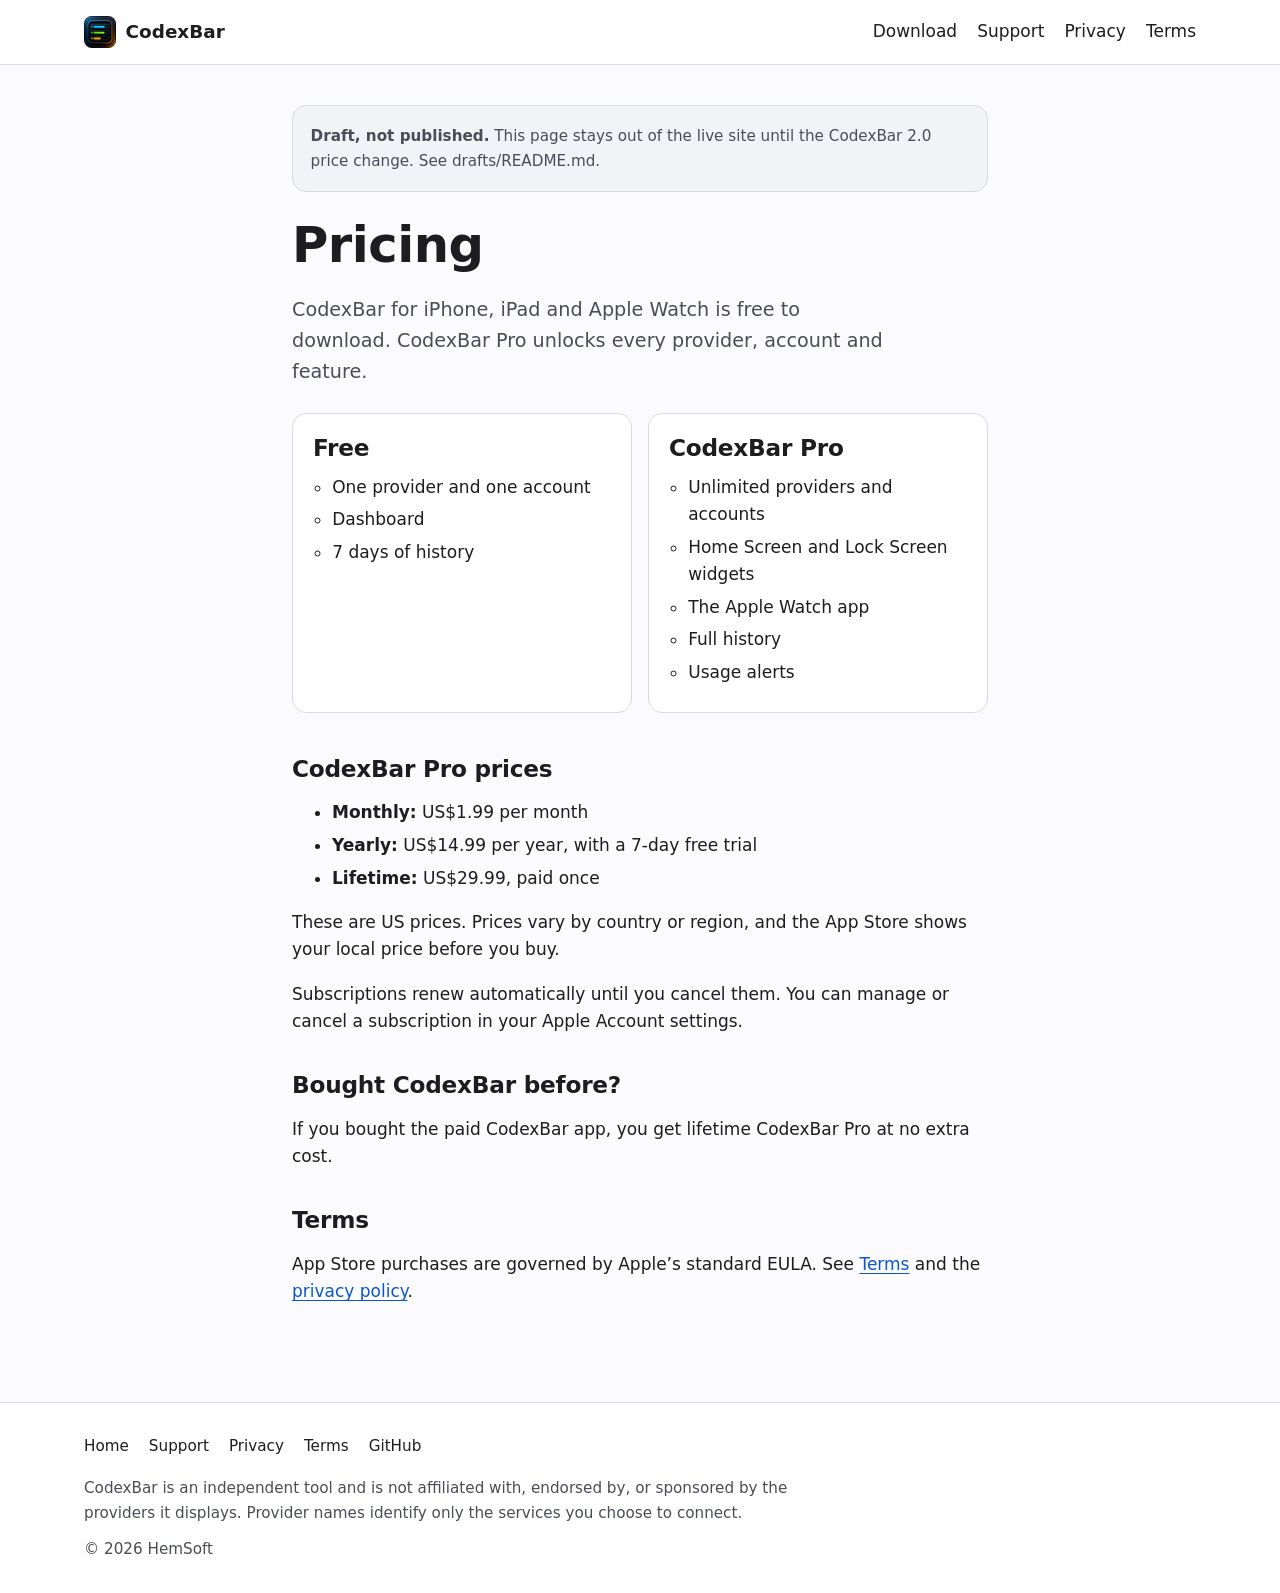
<file: drafts/pricing.html>
<!doctype html>
<html lang="en">
  <head>
    <meta charset="utf-8">
    <meta name="viewport" content="width=device-width, initial-scale=1">
    <title>Pricing (draft) · CodexBar</title>
    <meta name="description" content="CodexBar free tier and CodexBar Pro prices.">
    <meta name="robots" content="noindex, nofollow">
    <meta name="color-scheme" content="light dark">
    <link rel="icon" type="image/png" href="../assets/icons/favicon-64.png">
    <link rel="apple-touch-icon" href="../assets/icons/apple-touch-icon.png">
    <link rel="stylesheet" href="../assets/site.css">
  </head>
  <body>
    <a class="skip-link" href="#main">Skip to main content</a>
    <header class="site-header">
      <div class="wrap header-inner">
        <a class="brand" href="../"><img src="../assets/icons/favicon-64.png" alt="" width="32" height="32"><span>CodexBar</span></a>
        <nav class="site-nav" aria-label="Main">
          <ul>
          <li><a href="../#platforms">Download</a></li>
          <li><a href="../support/">Support</a></li>
          <li><a href="../privacy/">Privacy</a></li>
          <li><a href="../terms/">Terms</a></li>
          </ul>
        </nav>
      </div>
    </header>
    <main id="main">
      <article class="wrap prose">
        <div class="source-note" role="note">
          <p><strong>Draft, not published.</strong> This page stays out of the live site until the CodexBar 2.0 price change. See drafts/README.md.</p>
        </div>
        <h1>Pricing</h1>
        <p class="lead">CodexBar for iPhone, iPad and Apple Watch is free to download. CodexBar Pro unlocks every provider, account and feature.</p>
        <ul class="cards">
          <li class="card">
            <h2 id="free">Free</h2>
            <ul class="checklist">
              <li>One provider and one account</li>
              <li>Dashboard</li>
              <li>7 days of history</li>
            </ul>
          </li>
          <li class="card">
            <h2 id="pro">CodexBar Pro</h2>
            <ul class="checklist">
              <li>Unlimited providers and accounts</li>
              <li>Home Screen and Lock Screen widgets</li>
              <li>The Apple Watch app</li>
              <li>Full history</li>
              <li>Usage alerts</li>
            </ul>
          </li>
        </ul>

        <h2 id="prices">CodexBar Pro prices</h2>
        <ul>
          <li><strong>Monthly:</strong> US$1.99 per month</li>
          <li><strong>Yearly:</strong> US$14.99 per year, with a 7-day free trial</li>
          <li><strong>Lifetime:</strong> US$29.99, paid once</li>
        </ul>
        <p>These are US prices. Prices vary by country or region, and the App Store shows your local price before you buy.</p>
        <p>Subscriptions renew automatically until you cancel them. You can manage or cancel a subscription in your Apple Account settings.</p>

        <h2 id="original-purchasers">Bought CodexBar before?</h2>
        <p>If you bought the paid CodexBar app, you get lifetime CodexBar Pro at no extra cost.</p>

        <h2 id="terms">Terms</h2>
        <p>App Store purchases are governed by Apple&rsquo;s standard EULA. See <a href="../terms/">Terms</a> and the <a href="../privacy/">privacy policy</a>.</p>
      </article>
    </main>
    <footer class="site-footer">
      <div class="wrap">
        <nav class="footer-nav" aria-label="Footer">
          <ul>
          <li><a href="../">Home</a></li>
          <li><a href="../support/">Support</a></li>
          <li><a href="../privacy/">Privacy</a></li>
          <li><a href="../terms/">Terms</a></li>
          <li><a href="https://github.com/hemsoft-dev">GitHub</a></li>
          </ul>
        </nav>
        <p>CodexBar is an independent tool and is not affiliated with, endorsed by, or sponsored by the providers it displays. Provider names identify only the services you choose to connect.</p>
        <p>&copy; 2026 HemSoft</p>
      </div>
    </footer>
  </body>
</html>
</file>
<file: assets/site.css>
/* codexbar.net: one stylesheet, no external resources. */

:root {
  color-scheme: light dark;
  --bg: #fbfbfd;
  --surface: #ffffff;
  --surface-2: #f2f3f7;
  --text: #1d1d1f;
  --muted: #4a4d55;
  --border: #d9dbe2;
  --link: #0b57c9;
  --accent: #0b57c9;
  --accent-text: #ffffff;
  --ok-bg: #e3f5e8;
  --ok-text: #135b2a;
  --info-bg: #e6eefc;
  --info-text: #143f8a;
  --soon-bg: #fdf0dc;
  --soon-text: #7a4300;
  --shadow: 0 10px 30px rgb(20 24 40 / 12%);
  --radius: 14px;
  --wrap: 72rem;
  --font: -apple-system, BlinkMacSystemFont, "Segoe UI", system-ui, Roboto,
    "Helvetica Neue", Arial, sans-serif;
  --mono: ui-monospace, SFMono-Regular, Menlo, Consolas, monospace;
}

@media (prefers-color-scheme: dark) {
  :root {
    --bg: #0e1116;
    --surface: #161a22;
    --surface-2: #1d222c;
    --text: #eceef2;
    --muted: #aeb4c0;
    --border: #2c3340;
    --link: #79b8ff;
    --accent: #3d8bfd;
    --accent-text: #0b0d12;
    --ok-bg: #12301d;
    --ok-text: #8fe0a8;
    --info-bg: #142640;
    --info-text: #a9cbff;
    --soon-bg: #3a2a10;
    --soon-text: #ffcc80;
    --shadow: 0 10px 30px rgb(0 0 0 / 45%);
  }
}

*,
*::before,
*::after {
  box-sizing: border-box;
}

html {
  -webkit-text-size-adjust: 100%;
  text-size-adjust: 100%;
}

body {
  margin: 0;
  background: var(--bg);
  color: var(--text);
  font-family: var(--font);
  font-size: 1.0625rem;
  line-height: 1.6;
}

img {
  max-width: 100%;
  height: auto;
}

a {
  color: var(--link);
  text-underline-offset: 0.15em;
}

a:hover {
  text-decoration-thickness: 2px;
}

:focus-visible {
  outline: 3px solid var(--accent);
  outline-offset: 3px;
  border-radius: 4px;
}

code {
  font-family: var(--mono);
  font-size: 0.9em;
  background: var(--surface-2);
  border-radius: 5px;
  padding: 0.1em 0.35em;
  overflow-wrap: anywhere;
}

h1,
h2,
h3 {
  line-height: 1.2;
  letter-spacing: -0.01em;
}

h1 {
  font-size: clamp(2rem, 1.4rem + 2.6vw, 3.1rem);
  margin: 0 0 0.75rem;
}

h2 {
  font-size: clamp(1.45rem, 1.2rem + 1vw, 2rem);
  margin: 2.5rem 0 0.75rem;
}

h3 {
  font-size: 1.2rem;
  margin: 1.5rem 0 0.5rem;
}

.wrap {
  max-width: var(--wrap);
  margin: 0 auto;
  padding: 0 1.25rem;
}

.skip-link {
  position: absolute;
  left: 1rem;
  top: -4rem;
  z-index: 10;
  padding: 0.6rem 1rem;
  background: var(--accent);
  color: var(--accent-text);
  border-radius: 8px;
  font-weight: 600;
}

.skip-link:focus {
  top: 1rem;
}

/* Header */

.site-header {
  border-bottom: 1px solid var(--border);
  background: var(--surface);
}

.header-inner {
  display: flex;
  flex-wrap: wrap;
  align-items: center;
  justify-content: space-between;
  gap: 0.5rem 1.5rem;
  padding-top: 0.75rem;
  padding-bottom: 0.75rem;
}

.brand {
  display: inline-flex;
  align-items: center;
  gap: 0.6rem;
  color: var(--text);
  font-weight: 700;
  font-size: 1.15rem;
  text-decoration: none;
}

.brand img {
  border-radius: 8px;
}

.site-nav ul,
.footer-nav ul {
  display: flex;
  flex-wrap: wrap;
  gap: 0.25rem 1.25rem;
  margin: 0;
  padding: 0;
  list-style: none;
}

.site-nav a,
.footer-nav a {
  display: inline-block;
  padding: 0.4rem 0;
  color: var(--text);
  text-decoration: none;
  font-weight: 500;
}

.site-nav a:hover,
.footer-nav a:hover {
  color: var(--link);
  text-decoration: underline;
}

.site-nav a[aria-current="page"] {
  color: var(--link);
  text-decoration: underline;
  text-decoration-thickness: 2px;
}

/* Hero */

.hero {
  display: grid;
  gap: 2rem;
  align-items: center;
  padding-top: 2.5rem;
  padding-bottom: 1rem;
}

@media (min-width: 52rem) {
  .hero {
    grid-template-columns: 1.2fr 0.8fr;
    gap: 3rem;
    padding-top: 4rem;
  }
}

.lead {
  font-size: 1.2rem;
  color: var(--muted);
  max-width: 38rem;
}

.actions {
  display: flex;
  flex-wrap: wrap;
  gap: 0.75rem;
  margin-top: 1.5rem;
}

.button {
  display: inline-block;
  padding: 0.75rem 1.25rem;
  border-radius: 999px;
  border: 2px solid var(--accent);
  background: var(--accent);
  color: var(--accent-text);
  font-weight: 600;
  text-decoration: none;
}

.button:hover {
  filter: brightness(1.08);
}

.button.secondary {
  background: transparent;
  color: var(--link);
}

.hero-shot {
  justify-self: center;
  max-width: 18rem;
}

.device {
  display: block;
  border-radius: 28px;
  border: 1px solid var(--border);
  box-shadow: var(--shadow);
}

/* Sections */

section {
  padding-top: 1rem;
  padding-bottom: 1rem;
}

.section-intro {
  color: var(--muted);
  max-width: 44rem;
}

.cards {
  display: grid;
  gap: 1rem;
  grid-template-columns: repeat(auto-fit, minmax(15rem, 1fr));
  margin: 1.25rem 0 0;
  padding: 0;
  list-style: none;
}

.card {
  background: var(--surface);
  border: 1px solid var(--border);
  border-radius: var(--radius);
  padding: 1.25rem;
}

.card h2,
.card h3 {
  margin-top: 0;
}

.card p {
  margin: 0.4rem 0 0;
  color: var(--muted);
}

.card p.status-line {
  margin: 0 0 0.6rem;
}

.providers {
  display: flex;
  flex-wrap: wrap;
  gap: 0.6rem;
  margin: 1.25rem 0 0;
  padding: 0;
  list-style: none;
}

.providers li {
  background: var(--surface);
  border: 1px solid var(--border);
  border-radius: 999px;
  padding: 0.35rem 0.9rem;
  font-weight: 500;
}

.note {
  color: var(--muted);
  font-size: 0.95rem;
  max-width: 48rem;
}

.gallery {
  display: grid;
  gap: 1.25rem;
  grid-template-columns: repeat(2, minmax(0, 1fr));
  margin: 1.25rem 0 0;
  padding: 0;
  list-style: none;
}

@media (min-width: 52rem) {
  .gallery {
    grid-template-columns: repeat(4, minmax(0, 1fr));
  }
}

.gallery figure {
  margin: 0;
}

.gallery figcaption {
  margin-top: 0.6rem;
  font-size: 0.95rem;
  color: var(--muted);
}

.gallery .watch {
  border-radius: 22px;
}

.badge {
  display: inline-block;
  padding: 0.15rem 0.65rem;
  border-radius: 999px;
  font-size: 0.85rem;
  font-weight: 700;
}

.badge.ok {
  background: var(--ok-bg);
  color: var(--ok-text);
}

.badge.info {
  background: var(--info-bg);
  color: var(--info-text);
}

.badge.soon {
  background: var(--soon-bg);
  color: var(--soon-text);
}

.card .card-links {
  margin-top: 1rem;
  display: flex;
  flex-wrap: wrap;
  gap: 0.5rem 1rem;
  align-items: center;
}

.checklist {
  padding-left: 1.2rem;
  max-width: 48rem;
}

.checklist li {
  margin: 0.35rem 0;
}

/* Long-form pages */

.prose {
  max-width: 46rem;
  padding-top: 2.5rem;
  padding-bottom: 2rem;
}

.prose h2 {
  font-size: 1.45rem;
  margin-top: 2.25rem;
}

.prose li {
  margin: 0.35rem 0;
}

.source-note {
  background: var(--surface-2);
  border: 1px solid var(--border);
  border-radius: var(--radius);
  padding: 0.9rem 1.1rem;
  font-size: 0.95rem;
  color: var(--muted);
}

.source-note p {
  margin: 0.25rem 0;
}

/* Footer */

.site-footer {
  margin-top: 3rem;
  border-top: 1px solid var(--border);
  background: var(--surface);
  padding: 1.5rem 0 2rem;
  font-size: 0.95rem;
  color: var(--muted);
}

.site-footer p {
  margin: 0.75rem 0 0;
  max-width: 48rem;
}

@media (prefers-reduced-motion: no-preference) {
  html {
    scroll-behavior: smooth;
  }
}

.prose .card h2 {
  margin-top: 0;
}

.prose .source-note {
  margin-bottom: 1.5rem;
}

/* Keep the footer at the bottom of short pages. */
body {
  display: flex;
  flex-direction: column;
  min-height: 100vh;
}

main {
  flex: 1 0 auto;
}
</file>
